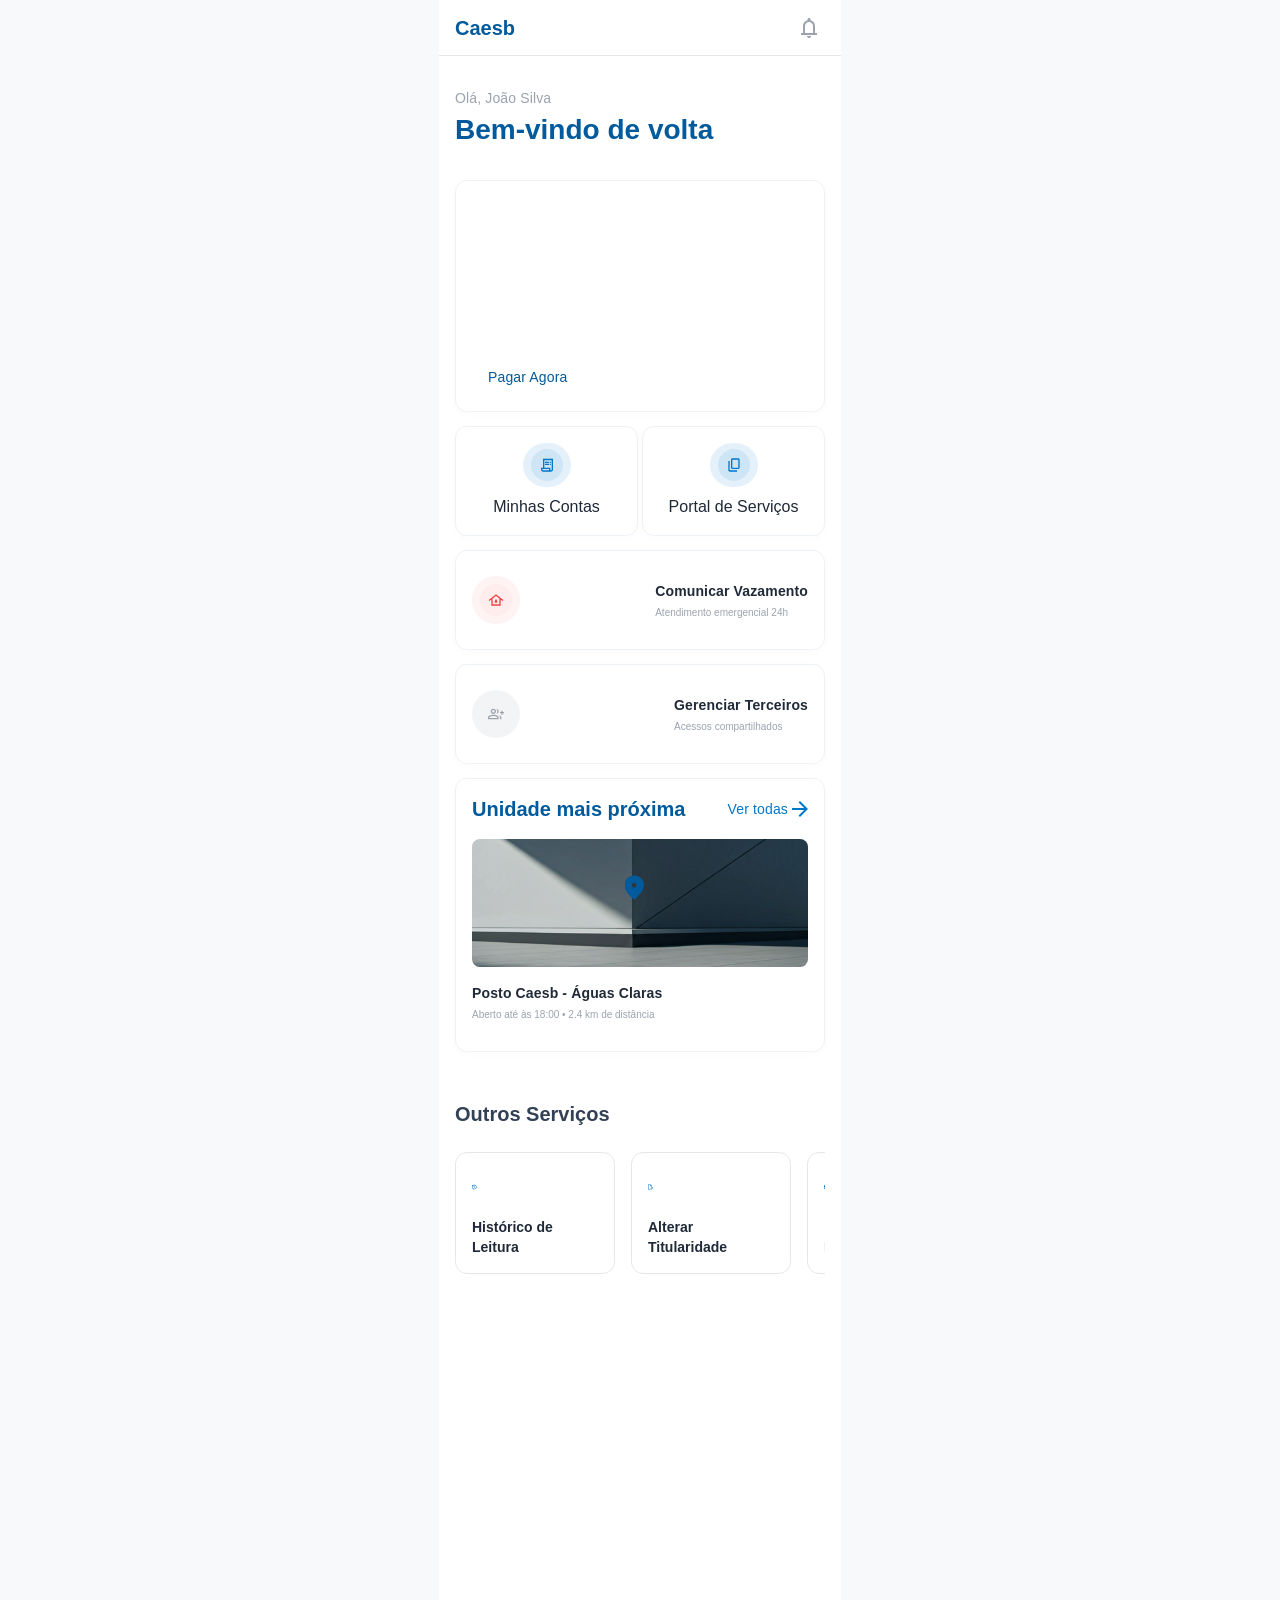
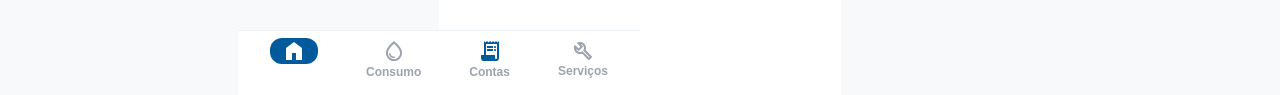
<file: index.html>
<!doctype html>
<html lang="pt-BR">
<head>
	<meta charset="utf-8">
	<meta name="viewport" content="width=device-width, initial-scale=1">
	<title>Transições Novembro</title>
	<link rel="stylesheet" href="style.css">
</head>
<body>
	<div class="page-shell">
		<div class="device-frame" aria-label="Início - Caesb (Novo Cores) - iPhone 17">
			<header class="top-app-bar">
				<div class="top-app-bar__title">Caesb</div>
				<img class="top-app-bar__icon" src="assets/header-icon.svg" alt="">
			</header>

			<main class="screen-content">
				<section class="welcome-section" aria-label="Welcome Section">
					<p class="eyebrow">Olá, João Silva</p>
					<h1 class="welcome-title">Bem-vindo de volta</h1>
				</section>

				<section class="bento-layout" aria-label="Bento Layout">
					<article class="card card--balance">
						<div class="card__decorative card__decorative--balance">
							<img src="assets/balance-decorative.svg" alt="">
						</div>

						<div class="balance-content">
							<div class="balance-copy">
								<span class="label label--white">SEU SALDO</span>
								<h2 class="balance-value">R$ 142,50</h2>
							</div>

							<div class="balance-pill">
								<img src="assets/balance-pill-icon.svg" alt="">
								<span>Vence em 15 Out</span>
							</div>
						</div>

						<div class="balance-actions">
							<a class="primary-button" href="#">Pagar Agora</a>
						</div>
					</article>

					<div class="service-grid service-grid--two-up">
						<article class="card quick-card">
							<div class="quick-card__icon quick-card__icon--soft-blue">
								<img src="assets/minhas-contas-overlay.svg" alt="">
							</div>
							<p class="quick-card__title">Minhas Contas</p>
						</article>

						<a class="card quick-card quick-card--link" href="portaldeservicos.html" aria-label="Ir para Portal de Serviços">
							<div class="quick-card__icon quick-card__icon--soft-blue">
								<img src="assets/segunda-via-overlay.svg" alt="">
							</div>
							<p class="quick-card__title">Portal de Serviços</p>
						</a>
					</div>

					<article class="card leak-card">
						<div class="quick-card__icon quick-card__icon--soft-red">
							<img src="assets/vazamento-overlay.svg" alt="">
						</div>
						<div class="leak-card__content">
							<p class="leak-card__title">Comunicar Vazamento</p>
							<p class="leak-card__subtitle">Atendimento emergencial 24h</p>
						</div>
					</article>

					<article class="card third-party-card">
						<div class="quick-card__icon quick-card__icon--soft-gray">
							<img src="assets/terceiros-background.svg" alt="">
						</div>
						<div class="third-party-card__content">
							<p class="third-party-card__title">Gerenciar Terceiros</p>
							<p class="third-party-card__subtitle">Acessos compartilhados</p>
						</div>
					</article>

					<article class="card map-card">
						<div class="map-card__header">
							<h3 class="section-title section-title--dark">Unidade mais próxima</h3>
							<a class="section-link" href="#">
								<span>Ver todas</span>
								<img src="assets/ver-todas-icon.svg" alt="">
							</a>
						</div>

						<div class="map-card__map">
							<img class="map-card__map-image" src="assets/map-background.png" alt="Mapa da unidade mais próxima">
							<img class="map-card__pin" src="assets/map-pin.svg" alt="">
						</div>

						<div class="map-card__footer">
							<p class="map-card__place">Posto Caesb - Águas Claras</p>
							<p class="map-card__details">Aberto até às 18:00 • 2.4 km de distância</p>
						</div>
					</article>
				</section>

				<section class="secondary-services" aria-label="Section - Secondary Services">
					<h2 class="section-title">Outros Serviços</h2>

					<div class="service-strip" aria-label="Outros Serviços">
						<article class="service-tile">
							<img class="service-tile__icon" src="assets/historico-icon.svg" alt="">
							<p class="service-tile__title">Histórico de Leitura</p>
						</article>

						<article class="service-tile">
							<img class="service-tile__icon" src="assets/titularidade-icon.svg" alt="">
							<p class="service-tile__title">Alterar Titularidade</p>
						</article>

						<article class="service-tile">
							<img class="service-tile__icon" src="assets/debito-icon.svg" alt="">
							<p class="service-tile__title">Débito Automático</p>
						</article>

						<article class="service-tile">
							<img class="service-tile__icon" src="assets/manutencao-icon.svg" alt="">
							<p class="service-tile__title">Aviso de Manutenção</p>
						</article>
					</div>
				</section>
			</main>

			<nav class="bottom-nav" aria-label="BottomNavBar">
				<a class="bottom-nav__item bottom-nav__item--active" href="#">
					<span class="bottom-nav__button">
						<img class="bottom-nav__icon" src="assets/nav-home.svg" alt="">
					</span>
					<span class="bottom-nav__label">Início</span>
				</a>

				<a class="bottom-nav__item" href="#">
					<span class="bottom-nav__button bottom-nav__button--plain">
						<img class="bottom-nav__icon" src="assets/nav-consumo.svg" alt="">
					</span>
					<span class="bottom-nav__label bottom-nav__label--muted">Consumo</span>
				</a>

				<a class="bottom-nav__item" href="#">
					<span class="bottom-nav__button bottom-nav__button--plain">
						<img class="bottom-nav__icon" src="assets/nav-contas.svg" alt="">
					</span>
					<span class="bottom-nav__label bottom-nav__label--muted">Contas</span>
				</a>

				<a class="bottom-nav__item" href="#">
					<span class="bottom-nav__button bottom-nav__button--plain">
						<img class="bottom-nav__icon" src="assets/nav-services.svg" alt="">
					</span>
					<span class="bottom-nav__label bottom-nav__label--muted">Serviços</span>
				</a>
			</nav>
		</div>
	</div>
</body>
</html>
</file>
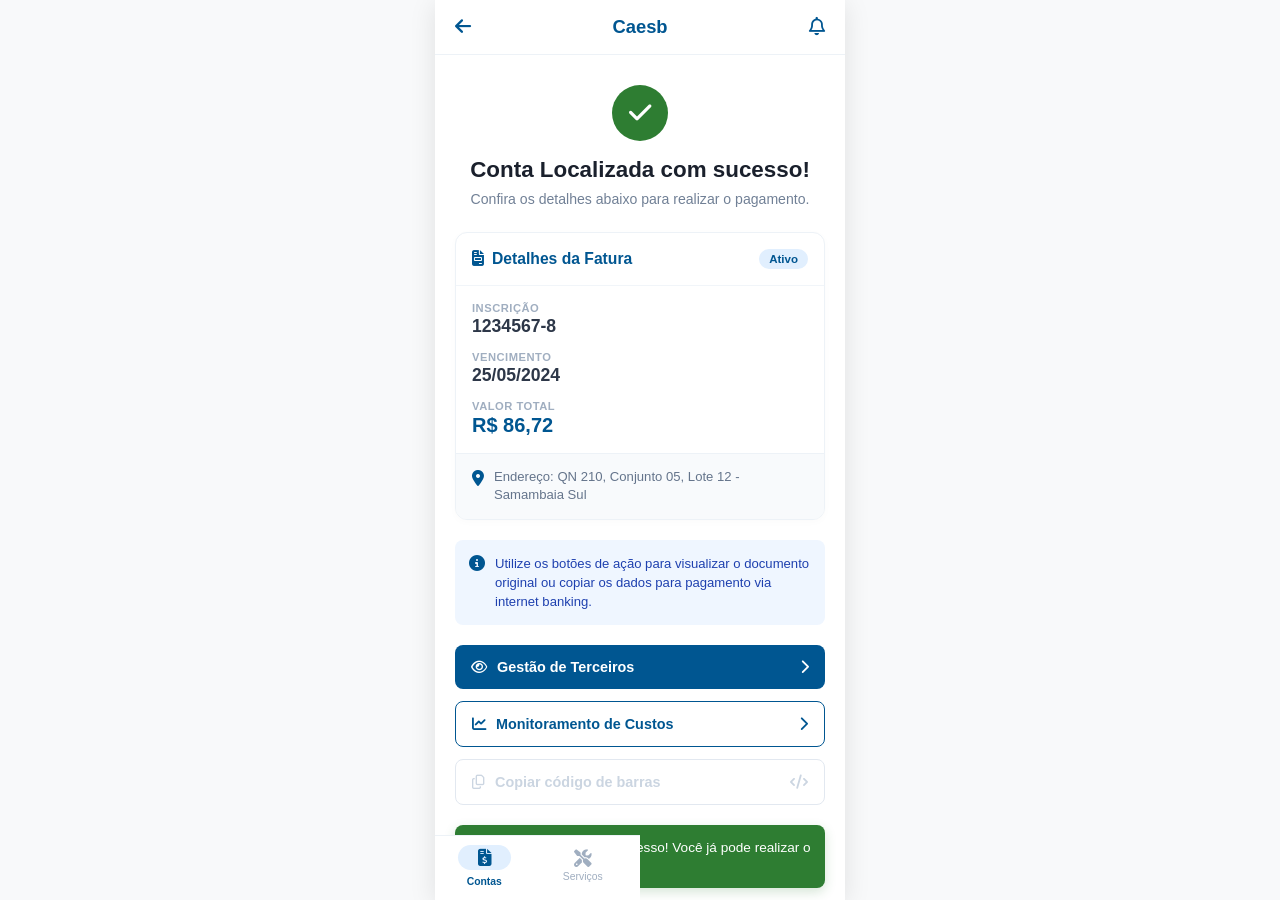
<file: detalhes.html>
<!DOCTYPE html>
<html lang="pt-BR">
<head>
    <meta charset="UTF-8">
    <meta name="viewport" content="width=device-width, initial-scale=1.0">
    <title>Caesb - Conta Localizada</title>
    <link rel="stylesheet" href="style.css">
    <link rel="stylesheet" href="https://cdnjs.cloudflare.com/ajax/libs/font-awesome/6.4.0/css/all.min.css">
</head>
<body>

    <div class="app-container">
        <header class="app-header">
            <button class="btn-back"><i class="fa-solid fa-arrow-left"></i></button>
            <h1 class="app-title">Caesb</h1>
            <button class="btn-notification"><i class="fa-regular fa-bell"></i></button>
        </header>

        <main class="app-content">
            <section class="success-status-section">
                <div class="success-icon-circle">
                    <i class="fa-solid fa-check"></i>
                </div>
                <h2>Conta Localizada com sucesso!</h2>
                <p>Confira os detalhes abaixo para realizar o pagamento.</p>
            </section>

            <div class="card invoice-card">
                <div class="invoice-header">
                    <span class="invoice-title">
                        <i class="fa-solid fa-file-invoice"></i> Detalhes da Fatura
                    </span>
                    <span class="badge-active">Ativo</span>
                </div>
                
                <div class="invoice-body">
                    <div class="invoice-field">
                        <label>INSCRIÇÃO</label>
                        <p class="field-value">1234567-8</p>
                    </div>
                    
                    <div class="invoice-field">
                        <label>VENCIMENTO</label>
                        <p class="field-value">25/05/2024</p>
                    </div>
                    
                    <div class="invoice-field">
                        <label>VALOR TOTAL</label>
                        <p class="field-value highlight-price">R$ 86,72</p>
                    </div>
                </div>

                <div class="invoice-footer-address">
                    <i class="fa-solid fa-location-dot"></i>
                    <p>Endereço: QN 210, Conjunto 05, Lote 12 - Samambaia Sul</p>
                </div>
            </div>

            <div class="info-alert-box">
                <i class="fa-solid fa-circle-info"></i>
                <p>Utilize os botões de ação para visualizar o documento original ou copiar os dados para pagamento via internet banking.</p>
            </div>

            <div class="actions-group">
                <a href="./gestaodeterceiros.html" class="btn-action-solid">
                    <span><i class="fa-regular fa-eye"></i> Gestão de Terceiros</span>
                    <i class="fa-solid fa-chevron-right"></i>
                </a>

                <a href="./monitoramentodecustos.html" class="btn-action-outline">
                    <span><i class="fa-solid fa-chart-line"></i> Monitoramento de Custos</span>
                    <i class="fa-solid fa-chevron-right"></i>
                </a>

                <button class="btn-action-disabled" disabled>
                    <span><i class="fa-regular fa-copy"></i> Copiar código de barras</span>
                    <i class="fa-solid fa-code"></i>
                </button>
            </div>

            <div class="toast-success">
                <i class="fa-solid fa-circle-check"></i>
                <p>Boleto gerado com sucesso! Você já pode realizar o pagamento.</p>
            </div>
        </main>

        <nav class="bottom-nav">
            <a href="#" class="nav-item">
                <i class="fa-solid fa-house"></i>
                <span>Início</span>
            </a>
            <a href="#" class="nav-item">
                <i class="fa-solid fa-droplet"></i>
                <span>Consumo</span>
            </a>
            <a href="#" class="nav-item active">
                <div class="active-badge">
                    <i class="fa-solid fa-file-invoice-dollar"></i>
                </div>
                <span>Contas</span>
            </a>
            <a href="#" class="nav-item">
                <i class="fa-solid fa-screwdriver-wrench"></i>
                <span>Serviços</span>
            </a>
        </nav>
    </div>

</body>
</html>
</file>
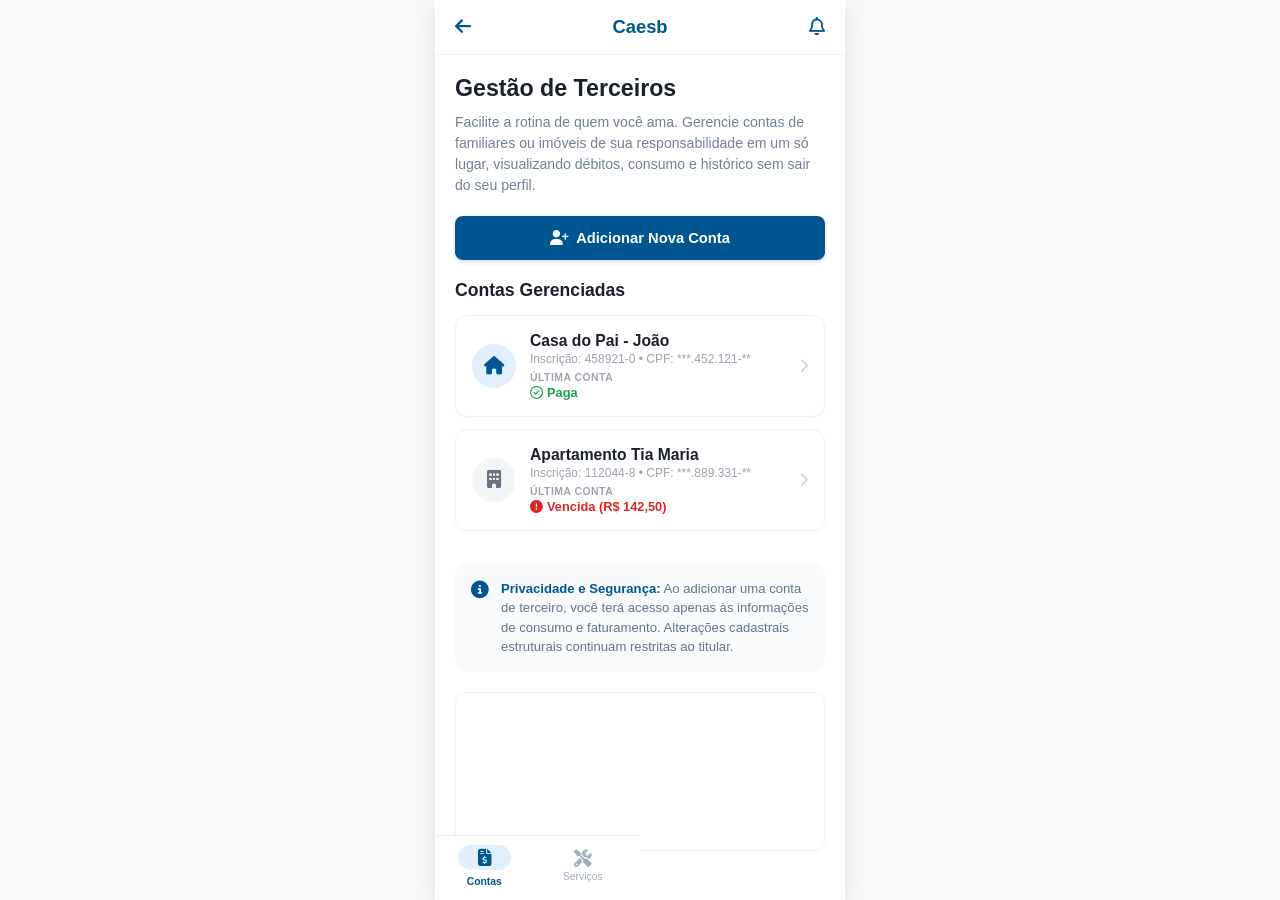
<file: gestaodeterceiros.html>
<!DOCTYPE html>
<html lang="pt-BR">
<head>
    <meta charset="UTF-8">
    <meta name="viewport" content="width=device-width, initial-scale=1.0">
    <title>Caesb - Gestão de Terceiros</title>
    <link rel="stylesheet" href="style.css">
    <link rel="stylesheet" href="https://cdnjs.cloudflare.com/ajax/libs/font-awesome/6.4.0/css/all.min.css">
</head>
<body>

    <div class="app-container">
        <header class="app-header">
            <button class="btn-back"><i class="fa-solid fa-arrow-left"></i></button>
            <h1 class="app-title">Caesb</h1>
            <button class="btn-notification"><i class="fa-regular fa-bell"></i></button>
        </header>

        <main class="app-content">
            <section class="intro-section">
                <h2>Gestão de Terceiros</h2>
                <p>Facilite a rotina de quem você ama. Gerencie contas de familiares ou imóveis de sua responsabilidade em um só lugar, visualizando débitos, consumo e histórico sem sair do seu perfil.</p>
            </section>

            <button class="btn-add-account">
                <i class="fa-solid fa-user-plus"></i> Adicionar Nova Conta
            </button>

            <section class="managed-accounts-section">
                <h3 class="section-subtitle">Contas Gerenciadas</h3>

                <div class="account-card">
                    <div class="account-icon bg-blue">
                        <i class="fa-solid fa-house"></i>
                    </div>
                    <div class="account-info">
                        <h4>Casa do Pai - João</h4>
                        <p class="account-details">Inscrição: 458921-0 • CPF: ***.452.121-**</p>
                        <p class="account-status label-paga">
                            <span class="status-meta">ÚLTIMA CONTA</span>
                            <span><i class="fa-regular fa-circle-check"></i> Paga</span>
                        </p>
                    </div>
                    <div class="account-arrow">
                        <i class="fa-solid fa-chevron-right"></i>
                    </div>
                </div>

                <div class="account-card">
                    <div class="account-icon bg-gray">
                        <i class="fa-solid fa-building"></i>
                    </div>
                    <div class="account-info">
                        <h4>Apartamento Tia Maria</h4>
                        <p class="account-details">Inscrição: 112044-8 • CPF: ***.889.331-**</p>
                        <p class="account-status label-vencida">
                            <span class="status-meta">ÚLTIMA CONTA</span>
                            <span><i class="fa-solid fa-circle-exclamation"></i> Vencida (R$ 142,50)</span>
                        </p>
                    </div>
                    <div class="account-arrow">
                        <i class="fa-solid fa-chevron-right"></i>
                    </div>
                </div>
            </section>

            <div class="info-box-privacy">
                <div class="info-privacy-icon">
                    <i class="fa-solid fa-circle-info"></i>
                </div>
                <div class="info-privacy-text">
                    <p><strong>Privacidade e Segurança:</strong> Ao adicionar uma conta de terceiro, você terá acesso apenas às informações de consumo e faturamento. Alterações cadastrais estruturais continuam restritas ao titular.</p>
                </div>
            </div>

            <div class="card card-blue-control">
                <h3>Controle Total</h3>
                <p>Você está gerenciando 2 imóveis adicionais.</p>
                
                <div class="sub-card-metrics">
                    <div class="metric-icon">
                        <i class="fa-solid fa-chart-line"></i>
                    </div>
                    <div class="metric-data">
                        <span class="metric-label">Consumo Médio</span>
                        <span class="metric-value">28.4 m³</span>
                    </div>
                </div>
            </div>

            <section class="how-it-works">
                <h3>Como funciona?</h3>
                
                <div class="step-item">
                    <div class="step-number">1</div>
                    <p class="step-text">Peça o número da matrícula e o CPF do titular.</p>
                </div>

                <div class="step-item">
                    <div class="step-number">2</div>
                    <p class="step-text">Insira os dados no formulário de adição.</p>
                </div>

                <div class="step-item">
                    <div class="step-number">3</div>
                    <p class="step-text">Visualize e pague as contas direto pelo seu app.</p>
                </div>
            </section>
        </main>

        <nav class="bottom-nav">
            <a href="#" class="nav-item">
                <i class="fa-solid fa-house"></i>
                <span>Início</span>
            </a>
            <a href="#" class="nav-item">
                <i class="fa-solid fa-droplet"></i>
                <span>Consumo</span>
            </a>
            <a href="#" class="nav-item active">
                <div class="active-badge">
                    <i class="fa-solid fa-file-invoice-dollar"></i>
                </div>
                <span>Contas</span>
            </a>
            <a href="#" class="nav-item">
                <i class="fa-solid fa-screwdriver-wrench"></i>
                <span>Serviços</span>
            </a>
        </nav>
    </div>

</body>
</html>
</file>
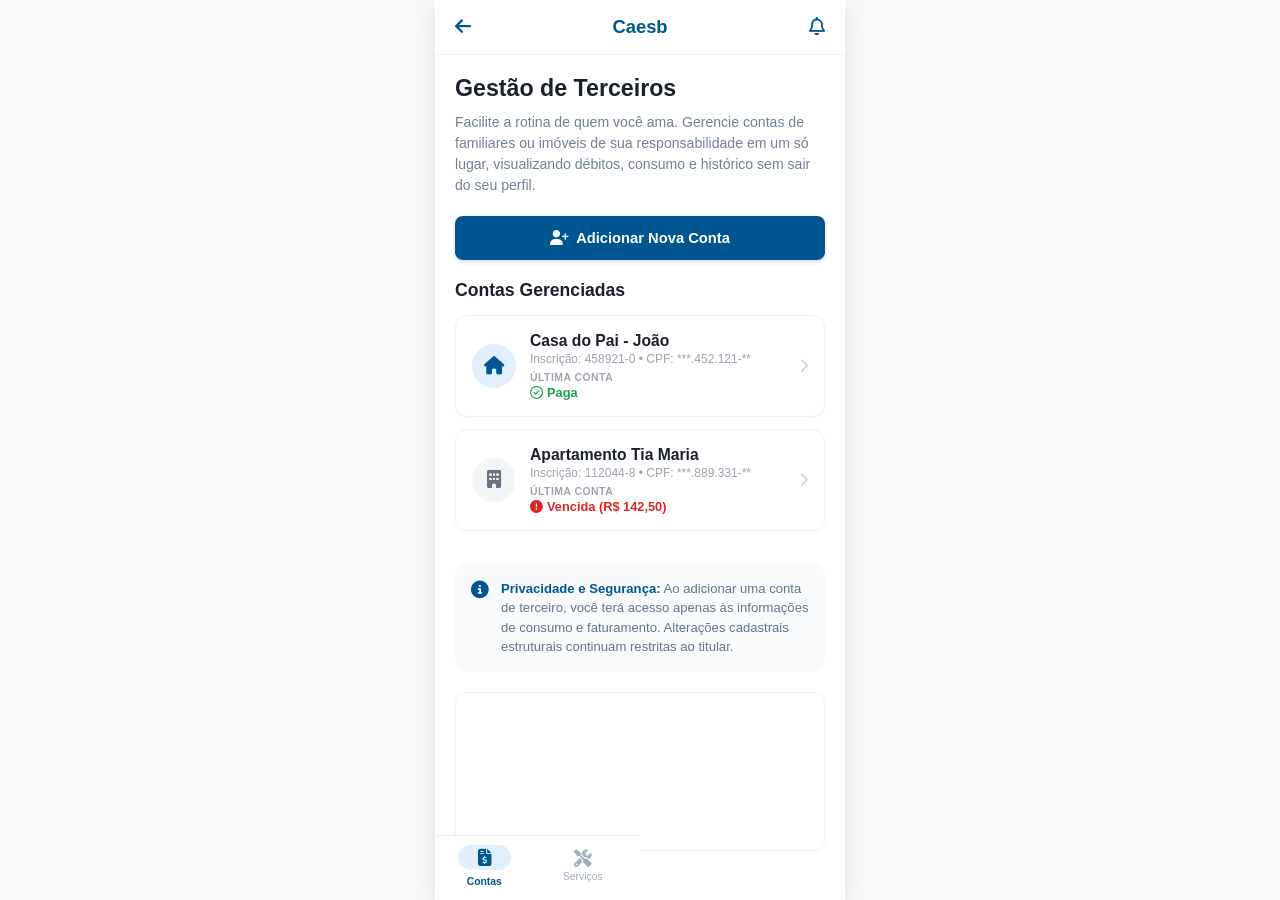
<file: gestãodeterceiros.html>
<!DOCTYPE html>
<html lang="pt-BR">
<head>
    <meta charset="UTF-8">
    <meta name="viewport" content="width=device-width, initial-scale=1.0">
    <title>Caesb - Gestão de Terceiros</title>
    <link rel="stylesheet" href="style.css">
    <link rel="stylesheet" href="https://cdnjs.cloudflare.com/ajax/libs/font-awesome/6.4.0/css/all.min.css">
</head>
<body>

    <div class="app-container">
        <header class="app-header">
            <button class="btn-back"><i class="fa-solid fa-arrow-left"></i></button>
            <h1 class="app-title">Caesb</h1>
            <button class="btn-notification"><i class="fa-regular fa-bell"></i></button>
        </header>

        <main class="app-content">
            <section class="intro-section">
                <h2>Gestão de Terceiros</h2>
                <p>Facilite a rotina de quem você ama. Gerencie contas de familiares ou imóveis de sua responsabilidade em um só lugar, visualizando débitos, consumo e histórico sem sair do seu perfil.</p>
            </section>

            <button class="btn-add-account">
                <i class="fa-solid fa-user-plus"></i> Adicionar Nova Conta
            </button>

            <section class="managed-accounts-section">
                <h3 class="section-subtitle">Contas Gerenciadas</h3>

                <div class="account-card">
                    <div class="account-icon bg-blue">
                        <i class="fa-solid fa-house"></i>
                    </div>
                    <div class="account-info">
                        <h4>Casa do Pai - João</h4>
                        <p class="account-details">Inscrição: 458921-0 • CPF: ***.452.121-**</p>
                        <p class="account-status label-paga">
                            <span class="status-meta">ÚLTIMA CONTA</span>
                            <span><i class="fa-regular fa-circle-check"></i> Paga</span>
                        </p>
                    </div>
                    <div class="account-arrow">
                        <i class="fa-solid fa-chevron-right"></i>
                    </div>
                </div>

                <div class="account-card">
                    <div class="account-icon bg-gray">
                        <i class="fa-solid fa-building"></i>
                    </div>
                    <div class="account-info">
                        <h4>Apartamento Tia Maria</h4>
                        <p class="account-details">Inscrição: 112044-8 • CPF: ***.889.331-**</p>
                        <p class="account-status label-vencida">
                            <span class="status-meta">ÚLTIMA CONTA</span>
                            <span><i class="fa-solid fa-circle-exclamation"></i> Vencida (R$ 142,50)</span>
                        </p>
                    </div>
                    <div class="account-arrow">
                        <i class="fa-solid fa-chevron-right"></i>
                    </div>
                </div>
            </section>

            <div class="info-box-privacy">
                <div class="info-privacy-icon">
                    <i class="fa-solid fa-circle-info"></i>
                </div>
                <div class="info-privacy-text">
                    <p><strong>Privacidade e Segurança:</strong> Ao adicionar uma conta de terceiro, você terá acesso apenas às informações de consumo e faturamento. Alterações cadastrais estruturais continuam restritas ao titular.</p>
                </div>
            </div>

            <div class="card card-blue-control">
                <h3>Controle Total</h3>
                <p>Você está gerenciando 2 imóveis adicionais.</p>
                
                <div class="sub-card-metrics">
                    <div class="metric-icon">
                        <i class="fa-solid fa-chart-line"></i>
                    </div>
                    <div class="metric-data">
                        <span class="metric-label">Consumo Médio</span>
                        <span class="metric-value">28.4 m³</span>
                    </div>
                </div>
            </div>

            <section class="how-it-works">
                <h3>Como funciona?</h3>
                
                <div class="step-item">
                    <div class="step-number">1</div>
                    <p class="step-text">Peça o número da matrícula e o CPF do titular.</p>
                </div>

                <div class="step-item">
                    <div class="step-number">2</div>
                    <p class="step-text">Insira os dados no formulário de adição.</p>
                </div>

                <div class="step-item">
                    <div class="step-number">3</div>
                    <p class="step-text">Visualize e pague as contas direto pelo seu app.</p>
                </div>
            </section>
        </main>

        <nav class="bottom-nav">
            <a href="#" class="nav-item">
                <i class="fa-solid fa-house"></i>
                <span>Início</span>
            </a>
            <a href="#" class="nav-item">
                <i class="fa-solid fa-droplet"></i>
                <span>Consumo</span>
            </a>
            <a href="#" class="nav-item active">
                <div class="active-badge">
                    <i class="fa-solid fa-file-invoice-dollar"></i>
                </div>
                <span>Contas</span>
            </a>
            <a href="#" class="nav-item">
                <i class="fa-solid fa-screwdriver-wrench"></i>
                <span>Serviços</span>
            </a>
        </nav>
    </div>

</body>
</html>
</file>
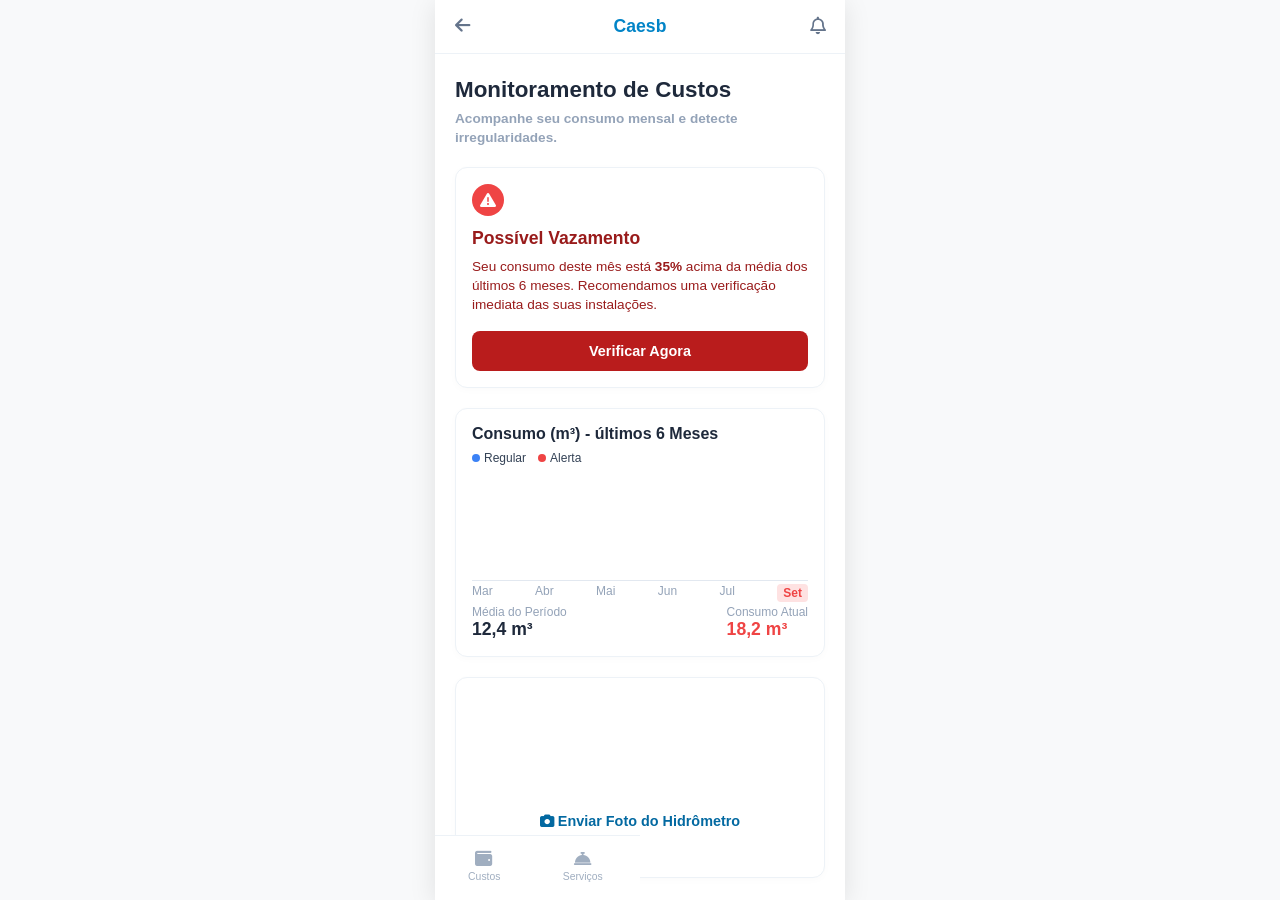
<file: monitoramentodecustos.html>
<!DOCTYPE html>
<html lang="pt-BR">
<head>
    <meta charset="UTF-8">
    <meta name="viewport" content="width=device-width, initial-scale=1.0">
    <title>Caesb - Monitoramento de Custos</title>
    <link rel="stylesheet" href="style.css">
    <link rel="stylesheet" href="https://cdnjs.cloudflare.com/ajax/libs/font-awesome/6.4.0/css/all.min.css">
</head>
<body>

    <div class="app-container">
        <header class="app-header">
            <button class="back-btn"><i class="fas fa-arrow-left"></i></button>
            <h1 class="brand-title">Caesb</h1>
            <button class="notification-btn"><i class="far fa-bell"></i></button>
        </header>

        <main class="app-content">
            <section class="section-title">
                <h2>Monitoramento de Custos</h2>
                <p>Acompanhe seu consumo mensal e detecte irregularidades.</p>
            </section>

            <div class="card alert-card">
                <div class="alert-icon-wrapper">
                    <i class="fas fa-exclamation-triangle"></i>
                </div>
                <h3>Possível Vazamento</h3>
                <p>Seu consumo deste mês está <strong>35%</strong> acima da média dos últimos 6 meses. Recomendamos uma verificação imediata das suas instalações.</p>
                <button class="btn btn-danger">Verificar Agora</button>
            </div>

            <div class="card chart-card">
                <h3>Consumo (m³) - últimos 6 Meses</h3>
                <div class="chart-legend">
                    <span class="legend-item"><span class="dot dot-regular"></span> Regular</span>
                    <span class="legend-item"><span class="dot dot-alert"></span> Alerta</span>
                </div>
                
                <div class="chart-placeholder">
                    <div class="chart-months">
                        <span>Mar</span><span>Abr</span><span>Mai</span><span>Jun</span><span>Jul</span><span class="active-month">Set</span>
                    </div>
                </div>

                <div class="chart-summary">
                    <div class="summary-item">
                        <span class="summary-label">Média do Período</span>
                        <span class="summary-value">12,4 m³</span>
                    </div>
                    <div class="summary-item">
                        <span class="summary-label">Consumo Atual</span>
                        <span class="summary-value value-alert">18,2 m³</span>
                    </div>
                </div>
            </div>

            <div class="card blue-card">
                <div class="blue-card-title">
                    <i class="fas fa-tachometer-alt"></i>
                    <h3>Verificar Hidrômetro</h3>
                </div>
                <p>Compare a leitura atual do seu hidrômetro com a nossa última medição para identificar erros de leitura ou vazamentos internos.</p>
                <button class="btn btn-light"><i class="fas fa-camera"></i> Enviar Foto do Hidrômetro</button>
                <span class="last-reading">Última leitura: 15/09/2026</span>
            </div>

            <section class="tips-section">
                <h3 class="section-subtitle"><i class="fas fa-search-dollar"></i> Como Identificar Vazamentos</h3>

                <div class="tip-item">
                    <div class="tip-icon-box"><i class="fas fa-home"></i></div>
                    <div class="tip-text">
                        <h4>Teste Noturno</h4>
                        <p>Feche todas as torneiras e não use o vaso sanitário. Se o ponteiro do hidrômetro continuar girando após 1 hora, há vazamento.</p>
                    </div>
                </div>

                <div class="tip-item">
                    <div class="tip-icon-box"><i class="fas fa-toilet"></i></div>
                    <div class="tip-text">
                        <h4>Vaso Sanitário</h4>
                        <p>Coloque um pouco de corante na caixa acoplada. Se a cor aparecer no vaso sem acionar a descarga, há perda de água.</p>
                    </div>
                </div>

                <div class="tip-item">
                    <div class="tip-icon-box"><i class="fas fa-tint"></i></div>
                    <div class="tip-text">
                        <h4>Paredes e Solo</h4>
                        <p>Observe manchas de mofo, umidade constante ou pintura descascando. No solo, verifique áreas que permanecem sempre úmidas.</p>
                    </div>
                </div>
            </section>

            <div class="card info-banner">
                <div class="banner-image-placeholder">
                    <i class="fas fa-faucet-drip banner-icon-fallback"></i>
                </div>
                <div class="banner-content">
                    <h3>Pequenos Gotejamentos, Grandes Custos</h3>
                    <p>Uma torneira gotejando pode desperdiçar até 46 litros por dia. Isso representa mais de 1.350 litros por mês adicionados à sua conta.</p>
                    <p>Mantenha suas instalações revisadas anualmente para evitar surpresas no orçamento.</p>
                    <div class="banner-actions">
                        <button class="btn btn-primary">Solicitar Revisão Técnica</button>
                        <button class="btn btn-outline">Guia de Manutenção</button>
                    </div>
                </div>
            </div>
        </main>

        <nav class="bottom-nav">
            <a href="#" class="nav-item"><i class="fas fa-home"></i> <span>Início</span></a>
            <a href="#" class="nav-item active"><i class="fas fa-chart-bar"></i> <span>Consumo</span></a>
            <a href="#" class="nav-item"><i class="fas fa-wallet"></i> <span>Custos</span></a>
            <a href="#" class="nav-item"><i class="fas fa-concierge-bell"></i> <span>Serviços</span></a>
        </nav>
    </div>

</body>
</html>
</file>
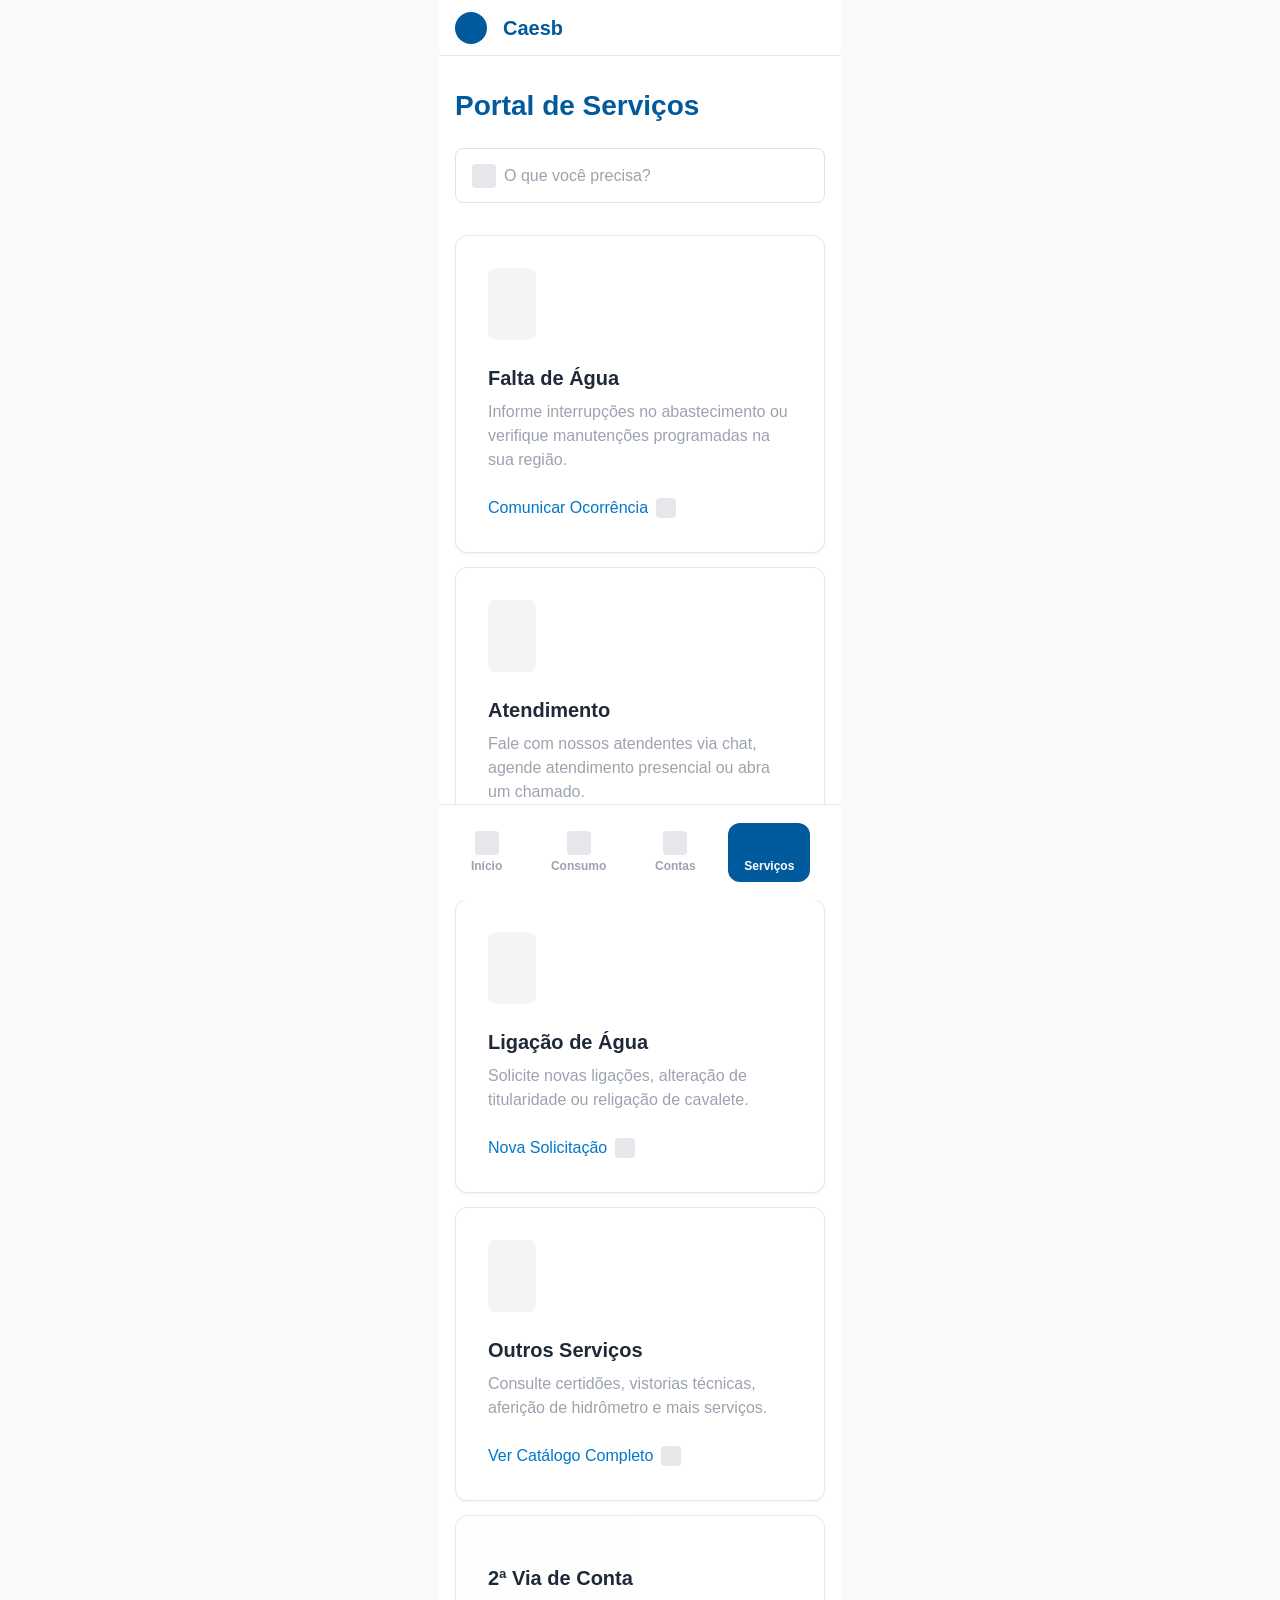
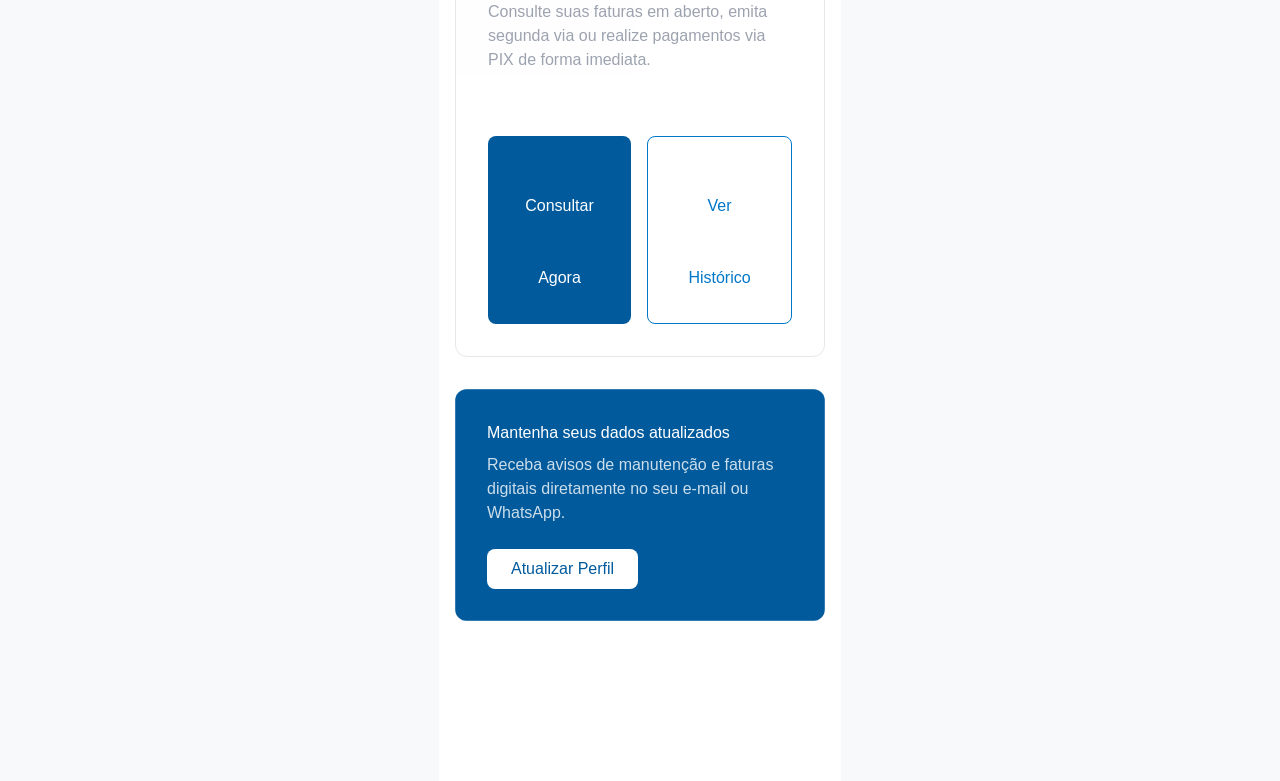
<file: portaldeservicos.html>
<!DOCTYPE html>
<html lang="pt-BR">
<head>
	<meta charset="UTF-8" />
	<meta name="viewport" content="width=device-width, initial-scale=1.0" />
	<title>Portal de Serviços - Caesb</title>
	<link rel="stylesheet" href="style.css" />
</head>
<body>
	<div class="page-shell">
		<div class="device-frame">
			<!-- Top App Bar -->
			<header class="top-app-bar">
				<div class="top-app-bar__container">
					<div class="top-app-bar__logo"></div>
					<h1 class="top-app-bar__title">Caesb</h1>
				</div>
				<div class="top-app-bar__icon"></div>
			</header>

			<!-- Main Content -->
			<main class="screen-content">
				<!-- Hero Search Section -->
				<section class="hero-search-section">
					<div class="hero-search-section__heading">
						<h2 class="welcome-title">Portal de Serviços</h2>
					</div>
					<div class="hero-search-section__search">
						<div class="search-input">
							<div class="search-input__container">
								<span class="search-input__text">O que você precisa?</span>
							</div>
							<div class="search-input__icon"></div>
						</div>
					</div>
				</section>

				<!-- Bento Grid Services Section -->
				<section class="bento-grid-services">
					<!-- Card 1: Falta de Água -->
					<div class="service-card service-card--two-up">
						<div class="service-card__icon-container"></div>
						<div class="service-card__content">
							<h3 class="service-card__title">Falta de Água</h3>
							<p class="service-card__description">Informe interrupções no abastecimento ou verifique manutenções programadas na sua região.</p>
							<div class="service-card__action">
								<a href="#" class="service-card__link">Comunicar Ocorrência</a>
								<span class="service-card__arrow"></span>
							</div>
						</div>
					</div>

					<!-- Card 2: Atendimento -->
					<div class="service-card service-card--two-up">
						<div class="service-card__icon-container"></div>
						<div class="service-card__content">
							<h3 class="service-card__title">Atendimento</h3>
							<p class="service-card__description">Fale com nossos atendentes via chat, agende atendimento presencial ou abra um chamado.</p>
							<div class="service-card__action">
								<a href="#" class="service-card__link">Canais Digitais</a>
								<span class="service-card__arrow"></span>
							</div>
						</div>
					</div>

					<!-- Card 3: Ligação de Água -->
					<div class="service-card service-card--two-up">
						<div class="service-card__icon-container"></div>
						<div class="service-card__content">
							<h3 class="service-card__title">Ligação de Água</h3>
							<p class="service-card__description">Solicite novas ligações, alteração de titularidade ou religação de cavalete.</p>
							<div class="service-card__action">
								<a href="#" class="service-card__link">Nova Solicitação</a>
								<span class="service-card__arrow"></span>
							</div>
						</div>
					</div>

					<!-- Card 4: Outros Serviços -->
					<div class="service-card service-card--two-up">
						<div class="service-card__icon-container"></div>
						<div class="service-card__content">
							<h3 class="service-card__title">Outros Serviços</h3>
							<p class="service-card__description">Consulte certidões, vistorias técnicas, aferição de hidrômetro e mais serviços.</p>
							<div class="service-card__action">
								<a href="#" class="service-card__link">Ver Catálogo Completo</a>
								<span class="service-card__arrow"></span>
							</div>
						</div>
					</div>

					<!-- Card 5: Situação de Débitos - Featured Large Card -->
					<div class="featured-card">
						<div class="featured-card__overlay"></div>
						<div class="featured-card__content">
							<h3 class="featured-card__title">2ª Via de Conta</h3>
							<p class="featured-card__description">Consulte suas faturas em aberto, emita segunda via ou realize pagamentos via PIX de forma imediata.</p>
							<div class="featured-card__actions">
								<a href="segundaviadeconta.html" class="featured-card__button featured-card__button--primary">
									Consultar<br />
									Agora
								</a>
								<button class="featured-card__button featured-card__button--secondary">
									Ver<br />
									Histórico
								</button>
							</div>
						</div>
					</div>
				</section>

				<!-- Informational Banner -->
				<section class="informational-banner">
					<div class="informational-banner__content">
						<h3 class="informational-banner__title">Mantenha seus dados atualizados</h3>
						<p class="informational-banner__description">Receba avisos de manutenção e faturas digitais diretamente no seu e-mail ou WhatsApp.</p>
						<button class="informational-banner__button">Atualizar Perfil</button>
					</div>
					<div class="informational-banner__decorative"></div>
				</section>
			</main>

			<!-- Bottom Navigation Bar -->
			<nav class="bottom-nav-bar">
				<div class="bottom-nav-bar__container">
					<!-- Link: Início -->
					<a href="#" class="bottom-nav-link">
						<div class="bottom-nav-link__icon"></div>
						<span class="bottom-nav-link__text">Início</span>
					</a>

					<!-- Link: Consumo -->
					<a href="#" class="bottom-nav-link">
						<div class="bottom-nav-link__icon"></div>
						<span class="bottom-nav-link__text">Consumo</span>
					</a>

					<!-- Link: Contas -->
					<a href="#" class="bottom-nav-link">
						<div class="bottom-nav-link__icon"></div>
						<span class="bottom-nav-link__text">Contas</span>
					</a>

					<!-- Link: Serviços (ACTIVE) -->
					<a href="#" class="bottom-nav-link bottom-nav-link--active">
						<div class="bottom-nav-link__icon"></div>
						<span class="bottom-nav-link__text">Serviços</span>
					</a>
				</div>
			</nav>
		</div>
	</div>
</body>
</html>
</file>
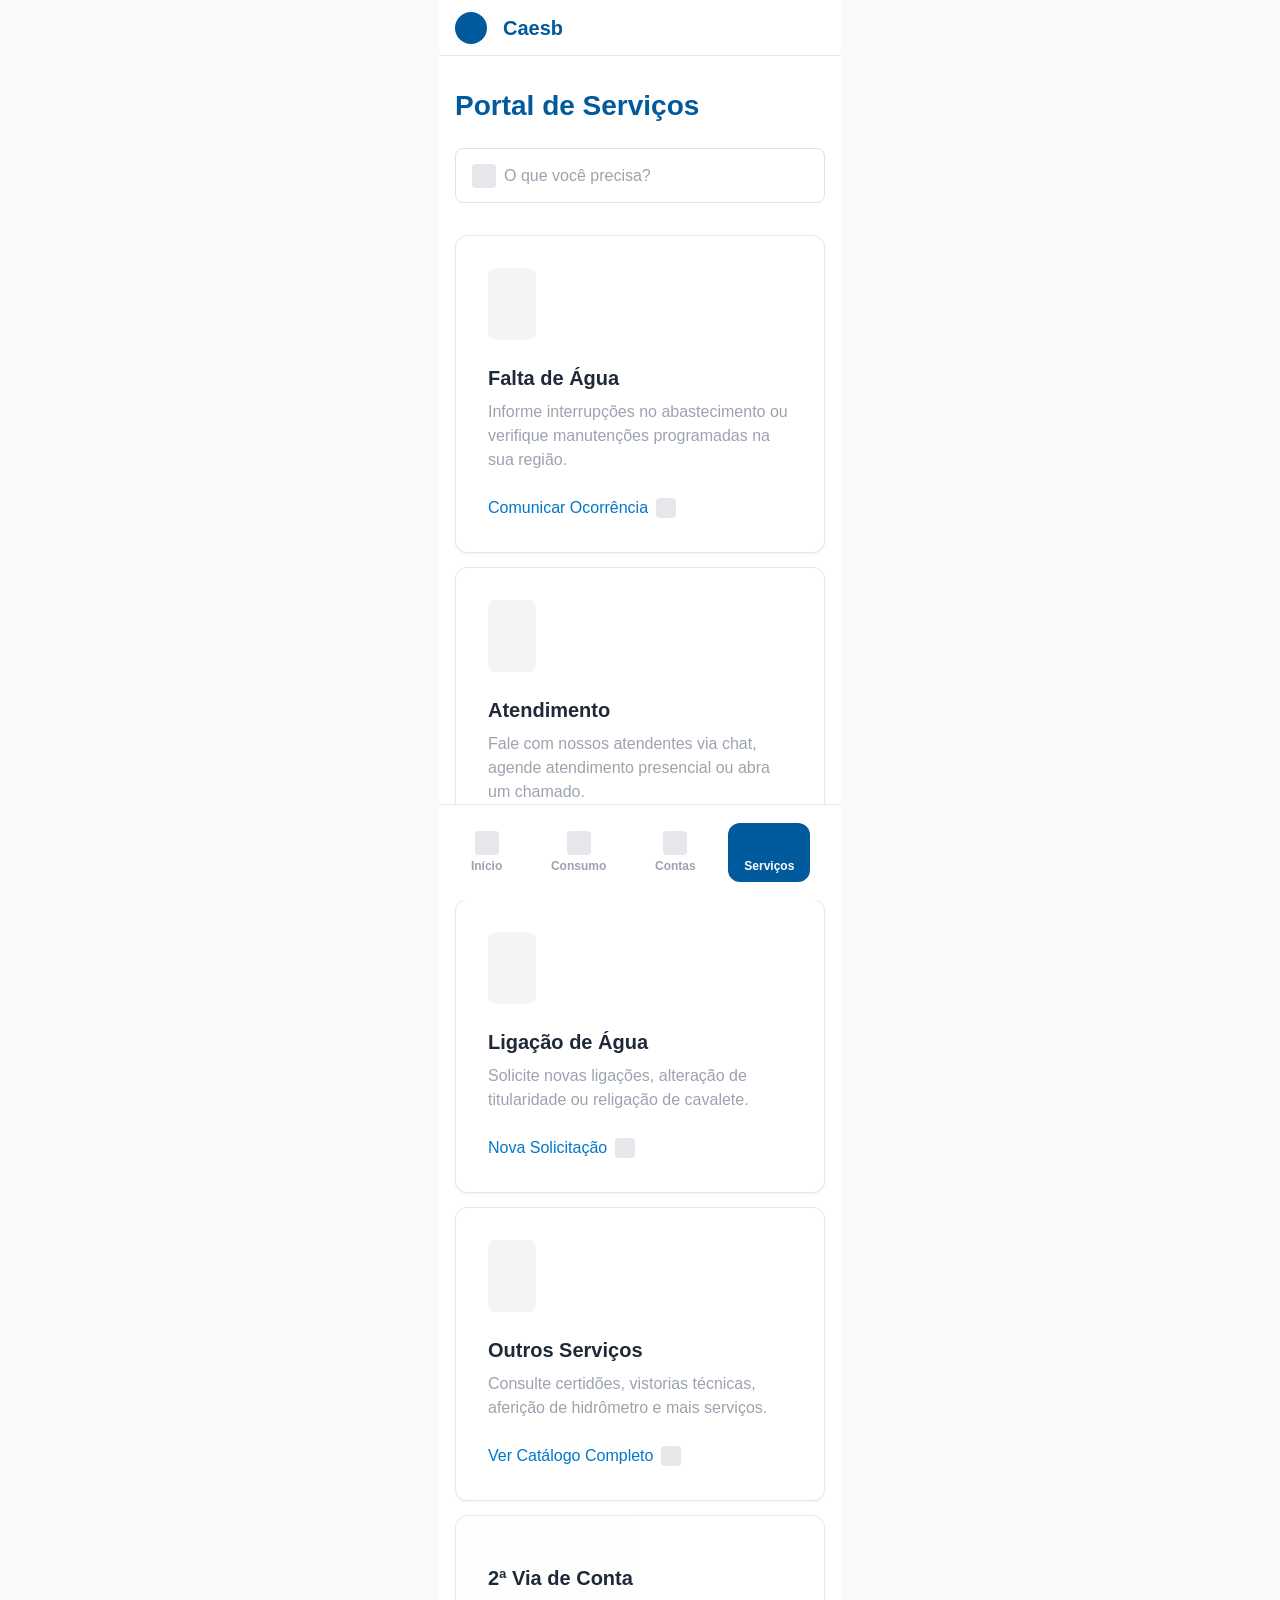
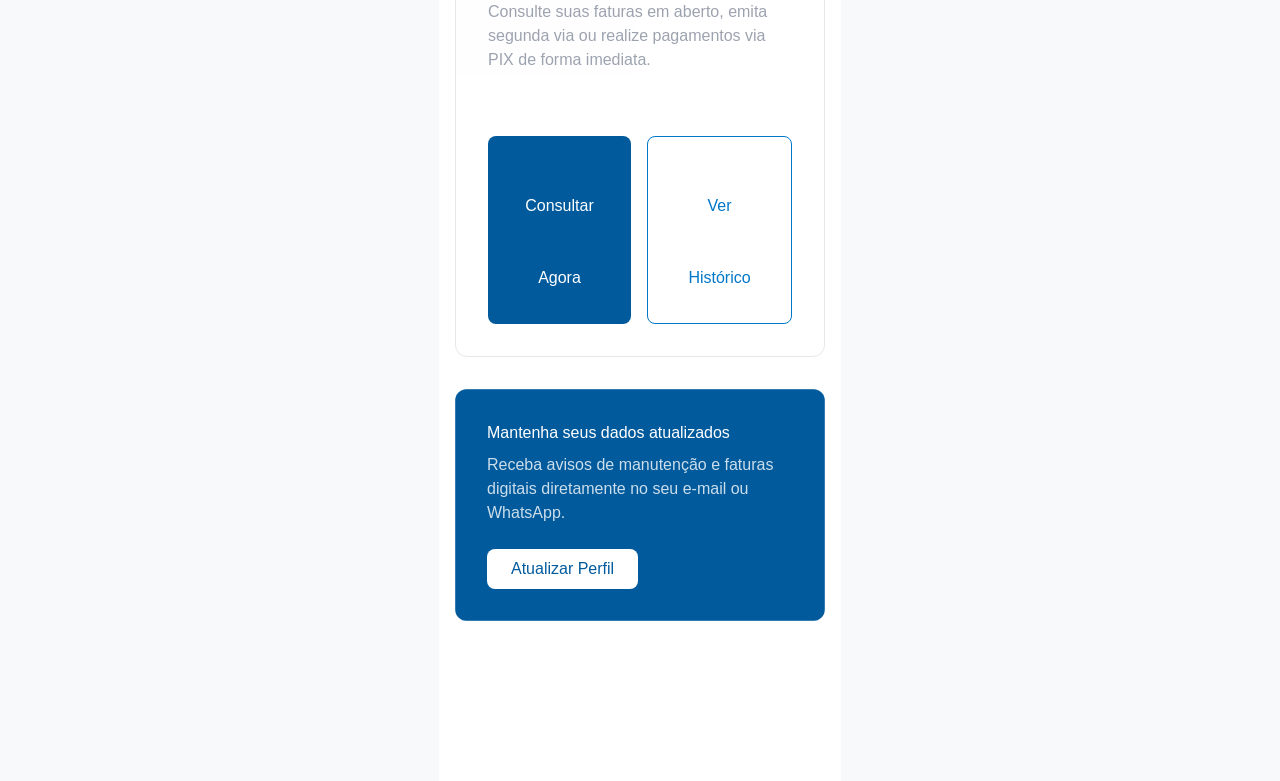
<file: portaldeserviços.html>
<!DOCTYPE html>
<html lang="pt-BR">
<head>
	<meta charset="UTF-8" />
	<meta name="viewport" content="width=device-width, initial-scale=1.0" />
	<title>Portal de Serviços - Caesb</title>
	<link rel="stylesheet" href="style.css" />
</head>
<body>
	<div class="page-shell">
		<div class="device-frame">
			<!-- Top App Bar -->
			<header class="top-app-bar">
				<div class="top-app-bar__container">
					<div class="top-app-bar__logo"></div>
					<h1 class="top-app-bar__title">Caesb</h1>
				</div>
				<div class="top-app-bar__icon"></div>
			</header>

			<!-- Main Content -->
			<main class="screen-content">
				<!-- Hero Search Section -->
				<section class="hero-search-section">
					<div class="hero-search-section__heading">
						<h2 class="welcome-title">Portal de Serviços</h2>
					</div>
					<div class="hero-search-section__search">
						<div class="search-input">
							<div class="search-input__container">
								<span class="search-input__text">O que você precisa?</span>
							</div>
							<div class="search-input__icon"></div>
						</div>
					</div>
				</section>

				<!-- Bento Grid Services Section -->
				<section class="bento-grid-services">
					<!-- Card 1: Falta de Água -->
					<div class="service-card service-card--two-up">
						<div class="service-card__icon-container"></div>
						<div class="service-card__content">
							<h3 class="service-card__title">Falta de Água</h3>
							<p class="service-card__description">Informe interrupções no abastecimento ou verifique manutenções programadas na sua região.</p>
							<div class="service-card__action">
								<a href="#" class="service-card__link">Comunicar Ocorrência</a>
								<span class="service-card__arrow"></span>
							</div>
						</div>
					</div>

					<!-- Card 2: Atendimento -->
					<div class="service-card service-card--two-up">
						<div class="service-card__icon-container"></div>
						<div class="service-card__content">
							<h3 class="service-card__title">Atendimento</h3>
							<p class="service-card__description">Fale com nossos atendentes via chat, agende atendimento presencial ou abra um chamado.</p>
							<div class="service-card__action">
								<a href="#" class="service-card__link">Canais Digitais</a>
								<span class="service-card__arrow"></span>
							</div>
						</div>
					</div>

					<!-- Card 3: Ligação de Água -->
					<div class="service-card service-card--two-up">
						<div class="service-card__icon-container"></div>
						<div class="service-card__content">
							<h3 class="service-card__title">Ligação de Água</h3>
							<p class="service-card__description">Solicite novas ligações, alteração de titularidade ou religação de cavalete.</p>
							<div class="service-card__action">
								<a href="#" class="service-card__link">Nova Solicitação</a>
								<span class="service-card__arrow"></span>
							</div>
						</div>
					</div>

					<!-- Card 4: Outros Serviços -->
					<div class="service-card service-card--two-up">
						<div class="service-card__icon-container"></div>
						<div class="service-card__content">
							<h3 class="service-card__title">Outros Serviços</h3>
							<p class="service-card__description">Consulte certidões, vistorias técnicas, aferição de hidrômetro e mais serviços.</p>
							<div class="service-card__action">
								<a href="#" class="service-card__link">Ver Catálogo Completo</a>
								<span class="service-card__arrow"></span>
							</div>
						</div>
					</div>

					<!-- Card 5: Situação de Débitos - Featured Large Card -->
					<div class="featured-card">
						<div class="featured-card__overlay"></div>
						<div class="featured-card__content">
							<h3 class="featured-card__title">2ª Via de Conta</h3>
							<p class="featured-card__description">Consulte suas faturas em aberto, emita segunda via ou realize pagamentos via PIX de forma imediata.</p>
							<div class="featured-card__actions">
								<button class="featured-card__button featured-card__button--primary">
									Consultar<br />
									Agora
								</button>
								<button class="featured-card__button featured-card__button--secondary">
									Ver<br />
									Histórico
								</button>
							</div>
						</div>
					</div>
				</section>

				<!-- Informational Banner -->
				<section class="informational-banner">
					<div class="informational-banner__content">
						<h3 class="informational-banner__title">Mantenha seus dados atualizados</h3>
						<p class="informational-banner__description">Receba avisos de manutenção e faturas digitais diretamente no seu e-mail ou WhatsApp.</p>
						<button class="informational-banner__button">Atualizar Perfil</button>
					</div>
					<div class="informational-banner__decorative"></div>
				</section>
			</main>

			<!-- Bottom Navigation Bar -->
			<nav class="bottom-nav-bar">
				<div class="bottom-nav-bar__container">
					<!-- Link: Início -->
					<a href="#" class="bottom-nav-link">
						<div class="bottom-nav-link__icon"></div>
						<span class="bottom-nav-link__text">Início</span>
					</a>

					<!-- Link: Consumo -->
					<a href="#" class="bottom-nav-link">
						<div class="bottom-nav-link__icon"></div>
						<span class="bottom-nav-link__text">Consumo</span>
					</a>

					<!-- Link: Contas -->
					<a href="#" class="bottom-nav-link">
						<div class="bottom-nav-link__icon"></div>
						<span class="bottom-nav-link__text">Contas</span>
					</a>

					<!-- Link: Serviços (ACTIVE) -->
					<a href="#" class="bottom-nav-link bottom-nav-link--active">
						<div class="bottom-nav-link__icon"></div>
						<span class="bottom-nav-link__text">Serviços</span>
					</a>
				</div>
			</nav>
		</div>
	</div>
</body>
</html>
</file>
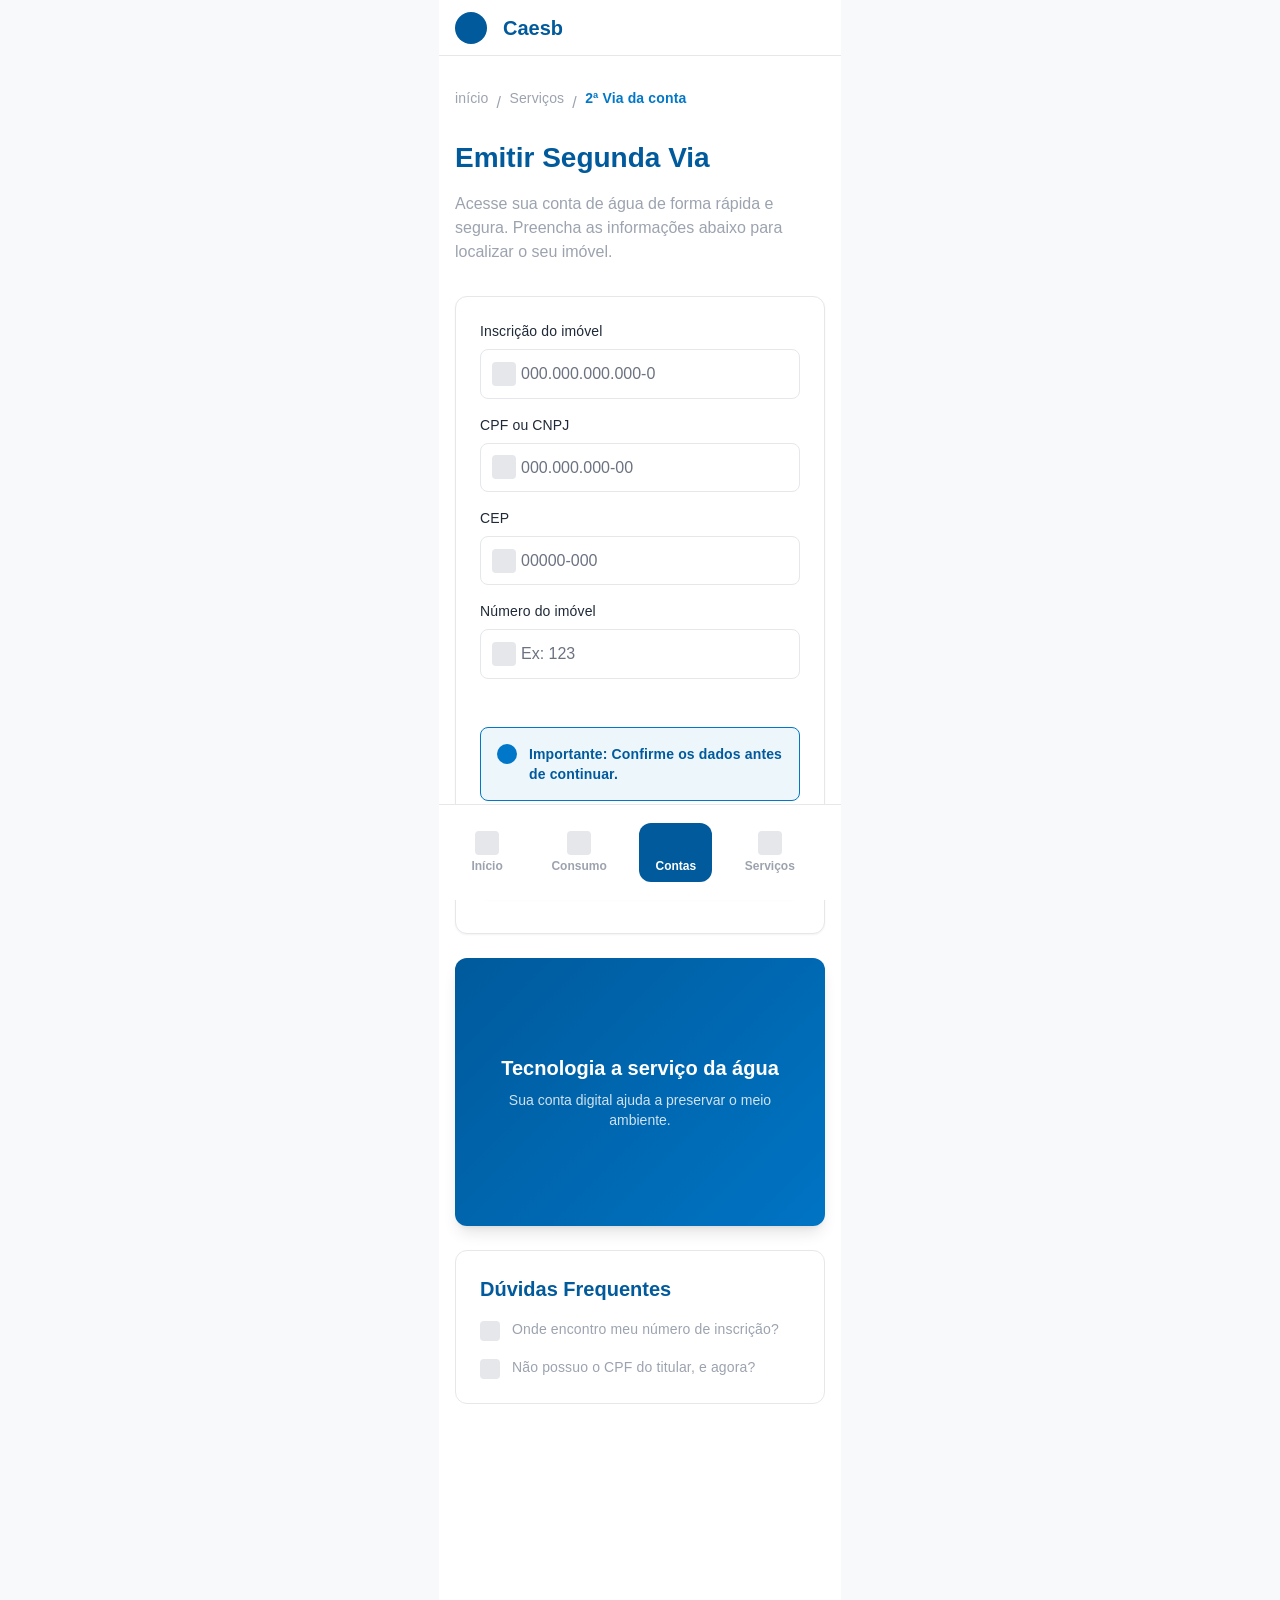
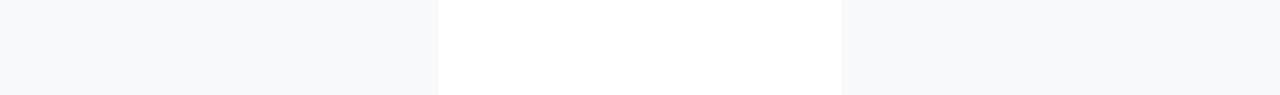
<file: segundaviadeconta.html>
<!DOCTYPE html>
<html lang="pt-BR">
<head>
	<meta charset="UTF-8" />
	<meta name="viewport" content="width=device-width, initial-scale=1.0" />
	<title>2ª Via de Conta - Consulta - Caesb</title>
	<link rel="stylesheet" href="style.css" />
</head>
<body>
	<div class="page-shell">
		<div class="device-frame">
			<!-- Top App Bar -->
			<header class="top-app-bar">
				<div class="top-app-bar__container">
					<div class="top-app-bar__logo"></div>
					<h1 class="top-app-bar__title">Caesb</h1>
				</div>
				<div class="top-app-bar__icon"></div>
			</header>

			<!-- Main Content -->
			<main class="screen-content">
				<!-- Breadcrumb Navigation -->
				<nav class="breadcrumb">
					<a href="#" class="breadcrumb__link">início</a>
					<span class="breadcrumb__separator"></span>
					<a href="#" class="breadcrumb__link">Serviços</a>
					<span class="breadcrumb__separator"></span>
					<span class="breadcrumb__current">2ª Via da conta</span>
				</nav>

				<!-- Section -->
				<section class="main-section">
					<div class="main-section__heading">
						<h2 class="main-section__title">Emitir Segunda Via</h2>
					</div>
					<div class="main-section__description">
						<p>Acesse sua conta de água de forma rápida e segura. Preencha as informações abaixo para localizar o seu imóvel.</p>
					</div>

					<!-- Form Container -->
					<div class="form-container">
						<!-- Form Section -->
						<div class="form-section">
							<form class="form" action="./detalhes.html" method="get">
								<!-- Field 1: Inscrição do imóvel -->
								<div class="form-field">
									<label class="form-field__label">Inscrição do imóvel</label>
									<div class="form-field__input-wrapper">
										<input type="text" class="form-field__input" placeholder="000.000.000.000-0" />
										<span class="form-field__icon"></span>
									</div>
								</div>

								<!-- Field 2: CPF ou CNPJ -->
								<div class="form-field">
									<label class="form-field__label">CPF ou CNPJ</label>
									<div class="form-field__input-wrapper">
										<input type="text" class="form-field__input" placeholder="000.000.000-00" />
										<span class="form-field__icon"></span>
									</div>
								</div>

								<!-- Field 3: CEP -->
								<div class="form-field">
									<label class="form-field__label">CEP</label>
									<div class="form-field__input-wrapper">
										<input type="text" class="form-field__input" placeholder="00000-000" />
										<span class="form-field__icon"></span>
									</div>
								</div>

								<!-- Field 4: Número do imóvel -->
								<div class="form-field">
									<label class="form-field__label">Número do imóvel</label>
									<div class="form-field__input-wrapper">
										<input type="text" class="form-field__input" placeholder="Ex: 123" />
										<span class="form-field__icon"></span>
									</div>
								</div>

								<!-- Note -->
								<div class="form-note">
									<span class="form-note__icon"></span>
									<span class="form-note__text">Importante: Confirme os dados antes de continuar.</span>
								</div>

								<!-- Submit Button -->
								<button type="submit" class="form-button">Consultar conta</button>
							</form>
						</div>

						<!-- Side Content -->
						<aside class="side-content">
							<!-- Illustration Box -->
							<div class="illustration-box">
								<div class="illustration-box__image"></div>
								<div class="illustration-box__overlay">
									<div class="illustration-box__content">
										<h3 class="illustration-box__title">Tecnologia a serviço da água</h3>
										<p class="illustration-box__description">Sua conta digital ajuda a preservar o meio ambiente.</p>
									</div>
								</div>
							</div>

							<!-- FAQ Box -->
							<div class="faq-box">
								<h3 class="faq-box__title">Dúvidas Frequentes</h3>
								<ul class="faq-list">
									<li class="faq-item">
										<span class="faq-item__icon"></span>
										<span class="faq-item__text">Onde encontro meu número de inscrição?</span>
									</li>
									<li class="faq-item">
										<span class="faq-item__icon"></span>
										<span class="faq-item__text">Não possuo o CPF do titular, e agora?</span>
									</li>
								</ul>
							</div>
						</aside>
					</div>
				</section>
			</main>

			<!-- Bottom Navigation Bar -->
			<nav class="bottom-nav-bar">
				<div class="bottom-nav-bar__container">
					<!-- Link: Início -->
					<a href="#" class="bottom-nav-link">
						<div class="bottom-nav-link__icon"></div>
						<span class="bottom-nav-link__text">Início</span>
					</a>

					<!-- Link: Consumo -->
					<a href="#" class="bottom-nav-link">
						<div class="bottom-nav-link__icon"></div>
						<span class="bottom-nav-link__text">Consumo</span>
					</a>

					<!-- Link: Contas (ACTIVE) -->
					<a href="#" class="bottom-nav-link bottom-nav-link--active">
						<div class="bottom-nav-link__icon"></div>
						<span class="bottom-nav-link__text">Contas</span>
					</a>

					<!-- Link: Serviços -->
					<a href="#" class="bottom-nav-link">
						<div class="bottom-nav-link__icon"></div>
						<span class="bottom-nav-link__text">Serviços</span>
					</a>
				</div>
			</nav>
		</div>
	</div>
</body>
</html>
</file>
<file: style.css>
* {
	box-sizing: border-box;
}

html,
body {
	min-height: 100%;
}

body {
	margin: 0;
	background: #ffffff;
	color: #1f2937;
	font-family: Inter, ui-sans-serif, system-ui, -apple-system, BlinkMacSystemFont, "Segoe UI", sans-serif;
}

a {
	color: inherit;
	text-decoration: none;
}

img {
	display: block;
	max-width: 100%;
}

.page-shell {
	min-height: 100vh;
	display: flex;
	justify-content: center;
	align-items: flex-start;
	padding: 0 16px;
}

.device-frame {
	position: relative;
	width: 402px;
	min-height: 1695px;
	padding-bottom: 96px;
	background: #ffffff;
}

.top-app-bar {
	height: 56px;
	padding: 0 16px;
	display: flex;
	align-items: center;
	justify-content: space-between;
	border-bottom: 1px solid #e5e7eb;
	background: #ffffff;
}

.top-app-bar__title {
	font-size: 20px;
	line-height: 1.4;
	font-weight: 700;
	color: #005a9c;
}

.top-app-bar__icon {
	width: 32px;
	height: 36px;
	flex: 0 0 auto;
}

.screen-content {
	display: flex;
	flex-direction: column;
	gap: 32px;
	padding: 32px 16px 64px;
}

.welcome-section {
	display: flex;
	flex-direction: column;
	gap: 4px;
}

.eyebrow,
.welcome-title,
.section-title,
.card p {
	margin: 0;
}

.eyebrow {
	font-size: 14px;
	line-height: 1.43;
	font-weight: 500;
	letter-spacing: 0.01em;
	color: #9ca3af;
}

.welcome-title {
	font-size: 28px;
	line-height: 1.29;
	font-weight: 600;
	color: #005a9c;
}

.bento-layout {
	display: flex;
	flex-direction: column;
	gap: 14px;
}

.service-grid--two-up {
	display: grid;
	grid-template-columns: repeat(2, 183px);
	gap: 16px 4px;
}

.card {
	position: relative;
	overflow: hidden;
	border: 1px solid #e5e7eb;
	border-radius: 12px;
	background: #ffffff;
	box-shadow: 0 1px 2px rgba(0, 0, 0, 0.05);
}

.card--balance {
	height: 232px;
	padding: 24px;
	display: flex;
	flex-direction: column;
	justify-content: space-between;
	background: #005a9c;
	border-color: transparent;
	box-shadow: 0 1px 2px rgba(0, 0, 0, 0.05);
}

.card__decorative--balance {
	position: absolute;
	right: -4px;
	bottom: 22px;
	opacity: 0.1;
}

.balance-content {
	display: flex;
	flex-direction: column;
	gap: 8px;
	z-index: 1;
}

.balance-copy {
	display: flex;
	flex-direction: column;
	gap: 8px;
}

.label {
	font-size: 12px;
	line-height: 1.33;
	font-weight: 600;
	letter-spacing: 0.05em;
	text-transform: uppercase;
}

.label--white,
.balance-value,
.balance-pill,
.balance-pill span,
.primary-button {
	color: #ffffff;
}

.balance-value {
	margin: 0;
	font-size: 48px;
	line-height: 1.17;
	font-weight: 700;
	letter-spacing: -0.02em;
}

.balance-pill {
	width: fit-content;
	display: inline-flex;
	align-items: center;
	gap: 8px;
	padding: 4px 12px;
	border-radius: 9999px;
	background: rgba(255, 255, 255, 0.1);
	backdrop-filter: blur(12px);
	font-size: 12px;
	line-height: 1.33;
	font-weight: 600;
}

.balance-pill img {
	width: 20px;
	height: 12px;
}

.balance-actions {
	padding-top: 24px;
	z-index: 1;
}

.primary-button {
	display: inline-flex;
	align-items: center;
	justify-content: center;
	padding: 8px 16px;
	border-radius: 8px;
	background: #ffffff;
	color: #005a9c;
	font-size: 14px;
	line-height: 1.43;
	font-weight: 500;
	letter-spacing: 0.01em;
}

.quick-card {
	width: 183px;
	height: 110px;
	padding: 16px;
	display: flex;
	flex-direction: column;
	align-items: center;
	justify-content: center;
	gap: 8px;
	text-align: center;
}

.quick-card__icon {
	width: 48px;
	height: 48px;
	border-radius: 9999px;
	display: grid;
	place-items: center;
}

.quick-card__icon img {
	width: 32px;
	height: 36px;
}

.quick-card__icon--soft-blue {
	background: rgba(0, 119, 200, 0.1);
}

.quick-card__icon--soft-red {
	background: rgba(254, 226, 226, 0.4);
}

.quick-card__icon--soft-gray {
	background: #f3f4f6;
}

.quick-card__title {
	font-size: 16px;
	line-height: 1.5;
	font-weight: 400;
	color: #1f2937;
}

.leak-card,
.third-party-card {
	min-height: 100px;
	padding: 24px;
	display: flex;
	align-items: center;
	justify-content: space-between;
	gap: 16px;
}

.leak-card__content,
.third-party-card__content {
	display: flex;
	flex-direction: column;
	gap: 4px;
}

.leak-card__title,
.third-party-card__title {
	font-size: 14px;
	line-height: 1.43;
	font-weight: 600;
	letter-spacing: 0.01em;
	color: #1f2937;
}

.leak-card__subtitle,
.third-party-card__subtitle,
.map-card__details {
	font-size: 10px;
	line-height: 1.5;
	font-weight: 400;
	color: #9ca3af;
}

.map-card {
	display: flex;
	flex-direction: column;
	gap: 16px;
	padding: 24px;
	min-height: 274px;
}

.map-card__header {
	display: flex;
	align-items: center;
	justify-content: space-between;
	gap: 16px;
}

.section-title {
	font-size: 20px;
	line-height: 1.4;
	font-weight: 600;
}

.section-title--dark {
	color: #005a9c;
}

.section-link {
	display: inline-flex;
	align-items: center;
	gap: 4px;
	color: #0077c8;
	font-size: 14px;
	line-height: 1.43;
	font-weight: 500;
	letter-spacing: 0.01em;
	white-space: nowrap;
}

.section-link img {
	width: 16px;
	height: 16px;
}

.map-card__map {
	position: relative;
	width: 100%;
	height: 128px;
	border-radius: 8px;
	overflow: hidden;
	background: #ffffff;
}

.map-card__map-image {
	width: 100%;
	height: 100%;
	object-fit: cover;
}

.map-card__map::after {
	content: "";
	position: absolute;
	inset: 0;
	background: rgba(0, 90, 156, 0.05);
	pointer-events: none;
}

.map-card__pin {
	position: absolute;
	left: 50%;
	top: 36px;
	width: 31px;
	height: 36px;
	transform: translateX(-50%);
	z-index: 1;
}

.map-card__footer {
	display: flex;
	flex-direction: column;
	gap: 4px;
}

.map-card__place {
	font-size: 14px;
	line-height: 1.43;
	font-weight: 600;
	letter-spacing: 0.01em;
	color: #1f2937;
}

.secondary-services {
	display: flex;
	flex-direction: column;
	gap: 24px;
	padding-top: 16px;
}

.service-strip {
	display: flex;
	gap: 16px;
	overflow-x: auto;
	padding-bottom: 2px;
	scroll-snap-type: x proximity;
}

.service-strip::-webkit-scrollbar {
	height: 0;
}

.service-tile {
	flex: 0 0 160px;
	min-height: 110px;
	padding: 16px;
	display: flex;
	flex-direction: column;
	align-items: flex-start;
	justify-content: space-between;
	gap: 12px;
	border: 1px solid #e5e7eb;
	border-radius: 12px;
	background: #ffffff;
}

.service-tile__icon {
	width: 32px;
	height: 36px;
}

.service-tile__title {
	font-size: 14px;
	line-height: 1.43;
	font-weight: 600;
	color: #1f2937;
	white-space: pre-line;
}

.bottom-nav {
	position: absolute;
	left: 50%;
	bottom: 0;
	width: 390px;
	transform: translateX(-50%);
	display: flex;
	align-items: center;
	justify-content: flex-start;
	gap: 16.7px;
	padding: 0 16.36px 0 16.42px;
	border-top: 1px solid #e5e7eb;
	background: #ffffff;
}

.bottom-nav__item {
	display: flex;
	flex-direction: column;
	align-items: center;
	justify-content: center;
	gap: 4px;
	padding: 4px 16px;
	min-width: 68px;
}

.bottom-nav__button {
	display: flex;
	align-items: center;
	justify-content: center;
	width: 100%;
	border-radius: 12px;
	background: #005a9c;
}

.bottom-nav__button--plain {
	background: transparent;
}

.bottom-nav__icon {
	display: block;
}

.bottom-nav__item--active .bottom-nav__button {
	padding: 4px 16px;
}

.bottom-nav__item--active .bottom-nav__label {
	color: #ffffff;
}

.bottom-nav__label {
	font-size: 12px;
	line-height: 1.33;
	font-weight: 600;
	text-align: center;
}

.bottom-nav__label--muted {
	color: #9ca3af;
}

/* Top App Bar Container */
.top-app-bar__container {
	display: flex;
	align-items: center;
	gap: 16px;
	height: 40px;
}

.top-app-bar__logo {
	width: 32px;
	height: 32px;
	border-radius: 50%;
	background: #005a9c;
	flex: 0 0 auto;
}

/* Hero Search Section */
.hero-search-section {
	display: flex;
	flex-direction: column;
	align-items: stretch;
	gap: 24px;
}

.hero-search-section__heading {
	display: flex;
	flex-direction: column;
	align-items: stretch;
}

.hero-search-section__search {
	display: flex;
	flex-direction: column;
	align-items: stretch;
}

/* Search Input */
.search-input {
	position: relative;
	display: flex;
	flex-direction: row;
	align-items: center;
	justify-content: center;
	padding: 17px 16px 17px 48px;
	border: 1px solid #e2e2e5;
	border-radius: 8px;
	background: #ffffff;
}

.search-input__container {
	display: flex;
	flex-direction: column;
	align-items: stretch;
	flex: 1;
}

.search-input__text {
	font-size: 16px;
	line-height: 1.21;
	font-weight: 400;
	color: #9ca3af;
}

.search-input__icon {
	position: absolute;
	left: 16px;
	top: 50%;
	transform: translateY(-50%);
	width: 24px;
	height: 24px;
	background: #e5e7eb;
	border-radius: 4px;
	flex: 0 0 auto;
}

/* Bento Grid Services */
.bento-grid-services {
	display: flex;
	flex-direction: column;
	gap: 14px;
}

/* Service Card Grid Layout */
.service-card {
	position: relative;
	overflow: hidden;
	border: 1px solid #e5e7eb;
	border-radius: 12px;
	background: #ffffff;
	box-shadow: 0 1px 2px rgba(0, 0, 0, 0.05);
	padding: 32px;
	display: flex;
	flex-direction: column;
	justify-content: space-between;
	min-height: auto;
}

.service-card--two-up {
	width: 100%;
}

.service-card__icon-container {
	width: 48px;
	height: 72px;
	margin-bottom: 24px;
	background: #f3f4f6;
	border-radius: 8px;
	flex: 0 0 auto;
}

.service-card__content {
	display: flex;
	flex-direction: column;
	gap: 0;
}

.service-card__title {
	margin: 0 0 8px 0;
	font-size: 20px;
	line-height: 1.4;
	font-weight: 600;
	color: #1f2937;
}

.service-card__description {
	margin: 0 0 24px 0;
	font-size: 16px;
	line-height: 1.5;
	font-weight: 400;
	color: #9ca3af;
}

.service-card__action {
	display: flex;
	flex-direction: row;
	align-items: center;
	gap: 8px;
}

.service-card__link {
	font-size: 16px;
	line-height: 1.5;
	font-weight: 400;
	color: #0077c8;
	text-decoration: none;
}

.service-card__arrow {
	width: 20px;
	height: 20px;
	background: #e5e7eb;
	border-radius: 4px;
	display: inline-flex;
	align-items: center;
	justify-content: center;
}

/* Featured Card - 2ª Via de Conta */
.featured-card {
	position: relative;
	overflow: hidden;
	border: 1px solid #e5e7eb;
	border-radius: 12px;
	background: #ffffff;
	padding: 32px;
	display: flex;
	flex-direction: column;
	justify-content: space-between;
	min-height: 200px;
}

.featured-card__overlay {
	position: absolute;
	right: 189px;
	top: 0;
	width: 220px;
	height: 160px;
	background: rgba(0, 90, 156, 0.1);
	border-radius: 8px;
	opacity: 0.05;
	pointer-events: none;
}

.featured-card__content {
	position: relative;
	z-index: 1;
	display: flex;
	flex-direction: column;
	gap: 8px;
}

.featured-card__title {
	margin: 0;
	font-size: 20px;
	line-height: 1.4;
	font-weight: 600;
	color: #1f2937;
	padding: 16px 0 0 0;
}

.featured-card__description {
	margin: 0;
	font-size: 16px;
	line-height: 1.5;
	font-weight: 400;
	color: #9ca3af;
	padding: 0 0 24px 0;
}

.featured-card__actions {
	display: flex;
	flex-direction: row;
	gap: 16px;
	padding: 32px 0 0 0;
	z-index: 1;
}

.featured-card__button {
	display: flex;
	flex-direction: column;
	justify-content: center;
	align-items: center;
	padding: 9px 37px;
	border: none;
	border-radius: 8px;
	font-size: 16px;
	line-height: 1.5;
	font-weight: 400;
	text-align: center;
	cursor: pointer;
	transition: all 0.2s ease;
	white-space: pre-wrap;
	flex: 1;
}

.featured-card__button--primary {
	background: #005a9c;
	color: #ffffff;
}

.featured-card__button--primary:hover {
	background: #004578;
}

.featured-card__button--secondary {
	background: transparent;
	color: #0077c8;
	border: 1px solid #0077c8;
}

.featured-card__button--secondary:hover {
	background: rgba(0, 119, 200, 0.05);
}

/* Informational Banner */
.informational-banner {
	position: relative;
	overflow: hidden;
	border-radius: 12px;
	background: #005a9c;
	padding: 32px;
	display: flex;
	flex-direction: column;
	justify-content: space-between;
	align-items: center;
	gap: 0;
	min-height: auto;
}

.informational-banner__content {
	display: flex;
	flex-direction: column;
	gap: 8px;
	z-index: 1;
}

.informational-banner__title {
	margin: 0;
	font-size: 16px;
	line-height: 1.5;
	font-weight: 400;
	color: #ffffff;
}

.informational-banner__description {
	margin: 0 0 16px 0;
	font-size: 16px;
	line-height: 1.5;
	font-weight: 400;
	color: rgba(255, 255, 255, 0.8);
}

.informational-banner__button {
	display: flex;
	flex-direction: row;
	justify-content: center;
	align-items: center;
	padding: 8px 24px;
	border: none;
	border-radius: 8px;
	background: #ffffff;
	color: #005a9c;
	font-size: 16px;
	line-height: 1.5;
	font-weight: 400;
	text-align: center;
	cursor: pointer;
	transition: all 0.2s ease;
	width: fit-content;
}

.informational-banner__button:hover {
	background: #f3f4f6;
}

.informational-banner__decorative {
	position: absolute;
	left: 0;
	top: 0;
	width: 100%;
	height: 100%;
	border: 1px solid rgba(255, 255, 255, 0.2);
	border-radius: 8px;
	pointer-events: none;
	z-index: 0;
}

/* Bottom Navigation Bar */
.bottom-nav-bar {
	position: fixed;
	bottom: 0;
	left: 50%;
	transform: translateX(-50%);
	width: 402px;
	height: 96px;
	display: flex;
	align-items: flex-end;
	justify-content: stretch;
	border-top: 1px solid #e5e7eb;
	background: #ffffff;
	z-index: 10;
}

.bottom-nav-bar__container {
	display: flex;
	flex-direction: row;
	align-items: center;
	align-self: stretch;
	gap: 16.7px;
	padding: 0 16.36px 0 16.42px;
	width: 100%;
	height: 100%;
}

.bottom-nav-link {
	display: flex;
	flex-direction: column;
	justify-content: center;
	align-items: center;
	padding: 4px 16px;
	gap: 4px;
	flex: 0 0 auto;
	text-decoration: none;
	color: #9ca3af;
	transition: all 0.2s ease;
}

.bottom-nav-link__icon {
	width: 24px;
	height: 24px;
	background: #e5e7eb;
	border-radius: 4px;
}

.bottom-nav-link__text {
	font-size: 12px;
	line-height: 1.33;
	font-weight: 600;
	text-align: center;
	color: #9ca3af;
}

.bottom-nav-link--active {
	padding: 8px 16px;
	background: #005a9c;
	border-radius: 12px;
	color: #ffffff;
}

.bottom-nav-link--active .bottom-nav-link__icon {
	background: transparent;
	width: 24px;
	height: 24px;
}

.bottom-nav-link--active .bottom-nav-link__text {
	color: #ffffff;
}

/* Breadcrumb Navigation */
.breadcrumb {
	display: flex;
	flex-direction: row;
	align-items: center;
	align-self: stretch;
	gap: 8px;
	width: 100%;
}

.breadcrumb__link {
	font-size: 14px;
	line-height: 1.43;
	font-weight: 500;
	letter-spacing: 0.01em;
	color: #9ca3af;
	text-decoration: none;
	cursor: pointer;
}

.breadcrumb__separator {
	display: inline-block;
	width: 4.93px;
	height: 8px;
	background: transparent;
}

.breadcrumb__separator::after {
	content: "/";
	color: #9ca3af;
}

.breadcrumb__current {
	font-size: 14px;
	line-height: 1.43;
	font-weight: 700;
	letter-spacing: 0.01em;
	color: #0077c8;
}

/* Main Section */
.main-section {
	display: flex;
	flex-direction: column;
	align-items: stretch;
	align-self: stretch;
	gap: 16px;
	width: 100%;
}

.main-section__heading {
	display: flex;
	flex-direction: column;
	align-items: stretch;
	align-self: stretch;
	width: 100%;
}

.main-section__title {
	margin: 0;
	font-size: 28px;
	line-height: 1.29;
	font-weight: 600;
	color: #005a9c;
}

.main-section__description {
	margin: 0;
	font-size: 16px;
	line-height: 1.5;
	font-weight: 400;
	color: #9ca3af;
}

/* Form Container */
.form-container {
	display: flex;
	flex-direction: column;
	align-items: stretch;
	align-self: stretch;
	gap: 0;
	padding: 16px 0 0;
	width: 100%;
}

/* Form Section */
.form-section {
	border: 1px solid #e5e7eb;
	border-radius: 12px;
	background: #ffffff;
	box-shadow: 0 1px 2px rgba(0, 0, 0, 0.05);
	padding: 24px 24px 40px;
	display: flex;
	flex-direction: column;
	align-items: stretch;
	width: 100%;
}

/* Form */
.form {
	display: flex;
	flex-direction: column;
	align-items: stretch;
	gap: 0;
	width: 100%;
}

/* Form Field */
.form-field {
	display: flex;
	flex-direction: column;
	align-items: stretch;
	gap: 8px;
	margin-bottom: 16px;
	width: 100%;
}

.form-field:last-of-type {
	margin-bottom: 0;
}

.form-field__label {
	font-size: 14px;
	line-height: 1.43;
	font-weight: 500;
	letter-spacing: 0.01em;
	color: #1f2937;
}

.form-field__input-wrapper {
	position: relative;
	display: flex;
	flex-direction: row;
	align-items: center;
	justify-content: center;
	width: 100%;
}

.form-field__input {
	width: 100%;
	padding: 14px 16px 14px 40px;
	border: 1px solid #e5e7eb;
	border-radius: 8px;
	background: #ffffff;
	font-size: 16px;
	line-height: 1.21;
	font-weight: 400;
	color: #6b7280;
	transition: border-color 0.2s ease;
}

.form-field__input::placeholder {
	color: #6b7280;
}

.form-field__input:focus {
	outline: none;
	border-color: #005a9c;
}

.form-field__icon {
	position: absolute;
	left: 12px;
	top: 50%;
	transform: translateY(-50%);
	width: 24px;
	height: 24px;
	background: #e5e7eb;
	border-radius: 4px;
	flex: 0 0 auto;
}

/* Form Note */
.form-note {
	display: flex;
	flex-direction: row;
	gap: 12px;
	padding: 16px;
	border: 1px solid #0077c8;
	border-radius: 8px;
	background: rgba(77, 163, 217, 0.1);
	margin: 32px 0 0;
	width: 100%;
}

.form-note__icon {
	display: flex;
	align-items: center;
	justify-content: center;
	width: 20px;
	height: 20px;
	background: #0077c8;
	border-radius: 50%;
	flex: 0 0 auto;
	color: #ffffff;
	font-size: 12px;
	font-weight: 700;
}

.form-note__text {
	font-size: 14px;
	line-height: 1.43;
	font-weight: 700;
	letter-spacing: 0.01em;
	color: #005a9c;
}

/* Form Button */
.form-button {
	display: flex;
	flex-direction: row;
	justify-content: center;
	align-items: center;
	padding: 16px 48px;
	border: none;
	border-radius: 8px;
	background: #005a9c;
	color: #ffffff;
	font-size: 20px;
	line-height: 1.4;
	font-weight: 600;
	text-align: center;
	cursor: pointer;
	transition: background 0.2s ease;
	box-shadow: 0 2px 4px -2px rgba(0, 0, 0, 0.1), 0 4px 6px -1px rgba(0, 0, 0, 0.1);
	margin: 32px 0 0;
	width: 100%;
}

.form-button:hover {
	background: #004578;
}

/* Side Content */
.side-content {
	display: flex;
	flex-direction: column;
	align-items: stretch;
	gap: 24px;
	margin-top: 24px;
	width: 100%;
}

/* Illustration Box */
.illustration-box {
	position: relative;
	overflow: hidden;
	border-radius: 12px;
	background: #ffffff;
	box-shadow: 0 4px 6px -4px rgba(0, 0, 0, 0.1), 0 10px 15px -3px rgba(0, 0, 0, 0.1);
	display: flex;
	flex-direction: column;
	justify-content: center;
	align-items: stretch;
	width: 100%;
	min-height: auto;
}

.illustration-box__image {
	width: 100%;
	height: 268.5px;
	background: linear-gradient(135deg, #005a9c 0%, #0077c8 100%);
	position: relative;
	display: flex;
	align-items: center;
	justify-content: center;
}

.illustration-box__overlay {
	position: absolute;
	inset: 0;
	background: rgba(0, 90, 156, 0.1);
	display: flex;
	flex-direction: column;
	justify-content: center;
	align-items: center;
	padding: 32px;
	z-index: 1;
}

.illustration-box__content {
	display: flex;
	flex-direction: column;
	align-items: stretch;
	gap: 8px;
	text-align: center;
}

.illustration-box__title {
	margin: 0;
	font-size: 20px;
	line-height: 1.4;
	font-weight: 600;
	color: #ffffff;
}

.illustration-box__description {
	margin: 0;
	font-size: 14px;
	line-height: 1.43;
	font-weight: 400;
	color: rgba(255, 255, 255, 0.9);
	opacity: 0.9;
}

/* FAQ Box */
.faq-box {
	border: 1px solid #e5e7eb;
	border-radius: 12px;
	background: #ffffff;
	padding: 24px;
	display: flex;
	flex-direction: column;
	align-items: stretch;
	gap: 16px;
	width: 100%;
}

.faq-box__title {
	margin: 0;
	font-size: 20px;
	line-height: 1.4;
	font-weight: 600;
	color: #005a9c;
}

/* FAQ List */
.faq-list {
	display: flex;
	flex-direction: column;
	align-items: stretch;
	gap: 16px;
	margin: 0;
	padding: 0;
	list-style: none;
}

/* FAQ Item */
.faq-item {
	display: flex;
	flex-direction: row;
	align-items: flex-start;
	gap: 12px;
}

.faq-item__icon {
	display: flex;
	align-items: center;
	justify-content: center;
	width: 20px;
	height: 20px;
	background: #e5e7eb;
	border-radius: 4px;
	flex: 0 0 20px;
	margin-top: 2px;
}

.faq-item__text {
	font-size: 14px;
	line-height: 1.43;
	font-weight: 500;
	letter-spacing: 0.01em;
	color: #9ca3af;
}

@media (max-width: 430px) {
	.page-shell {
		justify-content: flex-start;
		padding: 0;
	}

	.device-frame {
		width: 402px;
		max-width: 402px;
	}
}

/* Details page */
.details-page .page-shell {
	align-items: center;
	padding: 16px 0;
}

.details-page .device-frame {
	height: auto;
	min-height: 100vh;
	padding-bottom: 96px;
	overflow: visible;
}

.details-page .top-app-bar__container {
	display: flex;
	align-items: center;
	gap: 16px;
}

.details-page .top-app-bar__logo-image {
	width: 32px;
	height: 32px;
	flex: 0 0 auto;
}

.details-page .top-app-bar__action-image {
	width: 32px;
	height: 36px;
	flex: 0 0 auto;
}

.details-page .screen-content {
	gap: 32px;
}

.details-page .breadcrumb {
	display: flex;
	align-items: center;
	gap: 8px;
}

.details-page .breadcrumb__link,
.details-page .breadcrumb__current {
	font-size: 14px;
	line-height: 1.43;
	letter-spacing: 0.01em;
}

.details-page .breadcrumb__link {
	font-weight: 500;
	color: #9ca3af;
}

.details-page .breadcrumb__separator-image {
	width: 5px;
	height: 8px;
	flex: 0 0 auto;
}

.details-page .breadcrumb__current {
	font-weight: 700;
	color: #0077c8;
}

.details-page .main-section {
	display: flex;
	flex-direction: column;
	gap: 16px;
}

.details-page .main-section__title {
	margin: 0;
	font-size: 28px;
	line-height: 1.2857142857;
	font-weight: 600;
	color: #005a9c;
}

.details-page .main-section__description {
	font-size: 16px;
	line-height: 1.5;
	font-weight: 400;
	color: #9ca3af;
}

.details-page .main-section__description p {
	margin: 0;
}

.details-page .form-container {
	display: flex;
	flex-direction: column;
	gap: 24px;
	padding-top: 16px;
}

.details-page .form-section {
	padding: 24px 24px 40px;
	border: 1px solid #e5e7eb;
	border-radius: 12px;
	background: #ffffff;
	box-shadow: 0 1px 2px rgba(0, 0, 0, 0.05);
}

.details-page .form {
	display: flex;
	flex-direction: column;
	gap: 0;
}

.details-page .form-field {
	display: flex;
	flex-direction: column;
	gap: 8px;
	margin: 0 0 16px;
}

.details-page .form-field__label {
	font-size: 14px;
	line-height: 1.4285714286;
	font-weight: 500;
	letter-spacing: 0.01em;
	color: #1f2937;
}

.details-page .form-field__input-wrapper {
	position: relative;
	display: flex;
	align-items: center;
}

.details-page .form-field__input {
	width: 100%;
	padding: 14px 16px 14px 40px;
	border: 1px solid #e5e7eb;
	border-radius: 8px;
	font-size: 16px;
	line-height: 1.2102272511;
	font-weight: 400;
	color: #6b7280;
	background: #ffffff;
}

.details-page .form-field__input::placeholder {
	color: #6b7280;
}

.details-page .form-field__icon-image {
	position: absolute;
	left: 12px;
	top: 50%;
	transform: translateY(-50%);
	width: auto;
	height: 24px;
	pointer-events: none;
}

.details-page .form-note {
	display: flex;
	align-items: flex-start;
	gap: 12px;
	margin-top: 32px;
	padding: 16px;
	border: 1px solid rgba(0, 119, 200, 0.2);
	border-radius: 8px;
	background: rgba(77, 163, 217, 0.1);
}

.details-page .form-note__icon-image {
	width: 20px;
	height: 20px;
	flex: 0 0 auto;
	margin-top: 2px;
}

.details-page .form-note__text {
	margin: 0;
	font-size: 14px;
	line-height: 1.4285714286;
	font-weight: 700;
	letter-spacing: 0.01em;
	color: #005a9c;
}

.details-page .form-button {
	display: flex;
	align-items: center;
	justify-content: center;
	width: 100%;
	margin-top: 32px;
	padding: 16px 48px;
	border: 0;
	border-radius: 8px;
	background: #005a9c;
	box-shadow: 0 2px 4px -2px rgba(0, 0, 0, 0.1), 0 4px 6px -1px rgba(0, 0, 0, 0.1);
	font-size: 20px;
	line-height: 1.4;
	font-weight: 600;
	color: #ffffff;
}

.details-page .side-content {
	display: flex;
	flex-direction: column;
	gap: 24px;
}

.details-page .illustration-box {
	position: relative;
	overflow: hidden;
	border-radius: 12px;
	box-shadow: 0 4px 6px -4px rgba(0, 0, 0, 0.1), 0 10px 15px -3px rgba(0, 0, 0, 0.1);
}

.details-page .illustration-box__image {
	display: block;
	width: 100%;
	height: 268.5px;
	object-fit: cover;
}

.details-page .illustration-box__overlay {
	position: absolute;
	inset: 0;
	display: flex;
	align-items: flex-end;
	padding: 32px;
	background: linear-gradient(180deg, rgba(0, 90, 156, 0) 0%, rgba(0, 90, 156, 0.18) 100%);
}

.details-page .illustration-box__content {
	display: flex;
	flex-direction: column;
	gap: 8px;
}

.details-page .illustration-box__title {
	margin: 0;
	font-size: 20px;
	line-height: 1.4;
	font-weight: 600;
	color: #ffffff;
}

.details-page .illustration-box__description {
	margin: 0;
	font-size: 16px;
	line-height: 1.5;
	font-weight: 400;
	color: #ffffff;
	opacity: 0.9;
}

.details-page .faq-box {
	padding: 24px;
	border: 1px solid #e5e7eb;
	border-radius: 12px;
	background: #ffffff;
	box-shadow: 0 1px 2px rgba(0, 0, 0, 0.05);
}

.details-page .faq-box__title {
	margin: 0 0 16px;
	font-size: 20px;
	line-height: 1.4;
	font-weight: 600;
	color: #005a9c;
}

.details-page .faq-list {
	display: flex;
	flex-direction: column;
	gap: 16px;
	margin: 0;
	padding: 0;
	list-style: none;
}

.details-page .faq-item {
	display: flex;
	align-items: flex-start;
	gap: 12px;
}

.details-page .faq-item__icon-image {
	width: 20px;
	height: 20px;
	flex: 0 0 auto;
	margin-top: 2px;
}

.details-page .faq-item__text {
	font-size: 14px;
	line-height: 1.4285714286;
	font-weight: 500;
	letter-spacing: 0.01em;
	color: #9ca3af;
}

.details-page .bottom-nav-bar {
	position: absolute;
	left: 0;
	right: 0;
	bottom: 0;
	height: 96px;
	border-top: 1px solid #e5e7eb;
	background: #ffffff;
}

.details-page .bottom-nav-bar__container {
	display: flex;
	align-items: center;
	justify-content: space-between;
	gap: 28.7px;
	padding: 1px 22.42px 0 22.36px;
	height: 80px;
}

.details-page .bottom-nav-link {
	display: flex;
	flex-direction: column;
	align-items: center;
	justify-content: center;
	padding: 8px;
	gap: 4px;
	border-radius: 12px;
}

.details-page .bottom-nav-link__icon-image {
	width: auto;
	height: 24px;
}

.details-page .bottom-nav-link__text {
	font-size: 12px;
	line-height: 1.3333333333;
	font-weight: 600;
	color: #9ca3af;
}

.details-page .bottom-nav-link--active {
	padding: 4px 16px;
	background: rgba(77, 163, 217, 0.2);
	border-radius: 9999px;
}

.details-page .bottom-nav-link--active .bottom-nav-link__text {
	color: #005a9c;
}

/* Configurações Gerais e Resets */
* {
    margin: 0;
    padding: 0;
    box-sizing: border-box;
    font-family: 'Segoe UI', Tahoma, Geneva, Verdana, sans-serif;
}

body {
    background-color: #f8fafc;
    display: flex;
    justify-content: center;
    color: #334155;
}

/* Container que simula a tela do celular */
.app-container {
    width: 100%;
    max-width: 412px;
    background-color: #ffffff;
    min-height: 100vh;
    display: flex;
    flex-direction: column;
    box-shadow: 0 4px 6px -1px rgba(0, 0, 0, 0.1);
    position: relative;
    padding-bottom: 70px; /* Espaço para a barra inferior */
}

/* Header */
.app-header {
    display: flex;
    justify-content: space-between;
    align-items: center;
    padding: 16px;
    border-bottom: 1px solid #e2e8f0;
}

.brand-title {
    font-size: 1.1rem;
    color: #0284c7;
    font-weight: 700;
}

.back-btn, .notification-btn {
    background: none;
    border: none;
    font-size: 1.1rem;
    color: #64748b;
    cursor: pointer;
}

/* Conteúdo */
.app-content {
    padding: 16px;
    display: flex;
    flex-direction: column;
    gap: 16px;
}

.section-title h2 {
    font-size: 1.4rem;
    color: #1e293b;
    margin-bottom: 4px;
}

.section-title p {
    font-size: 0.85rem;
    color: #94a3b8;
}

/* Estilo Base dos Cards */
.card {
    border-radius: 12px;
    padding: 16px;
}

/* Card de Alerta */
.alert-card {
    background-color: #fee2e2;
    color: #991b1b;
}

.alert-icon-wrapper {
    background-color: #ef4444;
    color: white;
    width: 32px;
    height: 32px;
    border-radius: 50%;
    display: flex;
    align-items: center;
    justify-content: center;
    margin-bottom: 12px;
}

.alert-card h3 {
    font-size: 1.1rem;
    margin-bottom: 8px;
}

.alert-card p {
    font-size: 0.85rem;
    line-height: 1.4;
    margin-bottom: 16px;
}

/* Botões */
.btn {
    width: 100%;
    padding: 12px;
    border-radius: 8px;
    border: none;
    font-weight: 600;
    font-size: 0.9rem;
    cursor: pointer;
    transition: background 0.2s;
}

.btn-danger {
    background-color: #b91c1c;
    color: white;
}

.btn-light {
    background-color: white;
    color: #0369a1;
}

.btn-primary {
    background-color: #0369a1;
    color: white;
}

.btn-outline {
    background-color: transparent;
    border: 1px solid #0369a1;
    color: #0369a1;
    margin-top: 8px;
}

/* Card de Gráfico */
.chart-card {
    border: 1px solid #e2e8f0;
}

.chart-card h3 {
    font-size: 1rem;
    color: #1e293b;
    margin-bottom: 8px;
}

.chart-legend {
    display: flex;
    gap: 12px;
    font-size: 0.75rem;
    margin-bottom: 16px;
}

.legend-item {
    display: flex;
    align-items: center;
    gap: 4px;
}

.dot {
    width: 8px;
    height: 8px;
    border-radius: 50%;
}

.dot-regular { background-color: #3b82f6; }
.dot-alert { background-color: #ef4444; }

.chart-placeholder {
    height: 100px;
    border-bottom: 1px solid #e2e8f0;
    position: relative;
    margin-bottom: 16px;
}

.chart-months {
    position: absolute;
    bottom: -22px;
    width: 100%;
    display: flex;
    justify-content: space-between;
    font-size: 0.75rem;
    color: #94a3b8;
}

.active-month {
    color: #ef4444;
    font-weight: bold;
    background-color: #fee2e2;
    padding: 2px 6px;
    border-radius: 4px;
}

.chart-summary {
    display: flex;
    justify-content: space-between;
    margin-top: 24px;
}

.summary-label {
    display: block;
    font-size: 0.75rem;
    color: #94a3b8;
}

.summary-value {
    font-size: 1.1rem;
    font-weight: bold;
    color: #1e293b;
}

.value-alert {
    color: #ef4444;
}

/* Card Azul (Verificar Hidrômetro) */
.blue-card {
    background-color: #0284c7;
    color: white;
}

.blue-card-title {
    display: flex;
    align-items: center;
    gap: 8px;
    margin-bottom: 12px;
}

.blue-card p {
    font-size: 0.85rem;
    line-height: 1.4;
    margin-bottom: 16px;
}

.last-reading {
    display: block;
    text-align: center;
    font-size: 0.7rem;
    margin-top: 8px;
    opacity: 0.8;
}

/* Seção de Dicas */
.section-subtitle {
    font-size: 1.1rem;
    color: #1e293b;
    margin-bottom: 16px;
    display: flex;
    align-items: center;
    gap: 8px;
}

.tip-item {
    display: flex;
    gap: 12px;
    padding: 12px;
    border: 1px solid #f1f5f9;
    border-radius: 8px;
    margin-bottom: 12px;
}

.tip-icon-box {
    background-color: #e0f2fe;
    color: #0384c7;
    width: 40px;
    height: 40px;
    border-radius: 8px;
    display: flex;
    align-items: center;
    justify-content: center;
    flex-shrink: 0;
}

.tip-text h4 {
    font-size: 0.95rem;
    color: #1e293b;
    margin-bottom: 4px;
}

.tip-text p {
    font-size: 0.8rem;
    color: #64748b;
    line-height: 1.4;
}

/* Banner Final Informativo */
.info-banner {
    border: 1px solid #e2e8f0;
    overflow: hidden;
    padding: 0;
}

.banner-image-placeholder {
    height: 150px;
    background: linear-gradient(to bottom, #cbd5e1, #94a3b8);
    display: flex;
    align-items: center;
    justify-content: center;
}

.banner-icon-fallback {
    font-size: 3rem;
    color: #ffffff;
    opacity: 0.7;
}

.banner-content {
    padding: 16px;
}

.banner-content h3 {
    font-size: 1.1rem;
    color: #0369a1;
    margin-bottom: 8px;
}

.banner-content p {
    font-size: 0.85rem;
    line-height: 1.4;
    color: #64748b;
    margin-bottom: 12px;
}

/* Navbar Inferior */
.bottom-nav {
    position: absolute;
    bottom: 0;
    left: 0;
    width: 100%;
    height: 60px;
    background-color: #ffffff;
    border-top: 1px solid #e2e8f0;
    display: flex;
    justify-content: space-around;
    align-items: center;
}

.nav-item {
    display: flex;
    flex-direction: column;
    align-items: center;
    text-decoration: none;
    font-size: 0.7rem;
    color: #94a3b8;
    gap: 4px;
}

.nav-item i {
    font-size: 1.2rem;
}

.nav-item.active {
    color: #0284c7;
    font-weight: bold;
}

/* Configurações Gerais e Reset */
* {
    margin: 0;
    padding: 0;
    box-sizing: border-box;
    font-family: 'Segoe UI', Tahoma, Geneva, Verdana, sans-serif;
}

body {
    background-color: #f8f9fa;
    display: flex;
    justify-content: center;
    align-items: center;
    min-height: 100vh;
}

/* Container de simulação do Smartphone */
.app-container {
    width: 100%;
    max-width: 410px;
    height: 100vh;
    max-height: 850px;
    background-color: #ffffff;
    box-shadow: 0 4px 25px rgba(0, 0, 0, 0.1);
    overflow-y: auto;
    display: flex;
    flex-direction: column;
    position: relative;
}

.app-container::-webkit-scrollbar {
    width: 0px;
}

/* Header fixo */
.app-header {
    display: flex;
    justify-content: space-between;
    align-items: center;
    padding: 16px 20px;
    background-color: #ffffff;
    border-bottom: 1px solid #edf2f7;
    position: sticky;
    top: 0;
    z-index: 10;
}

.app-title {
    color: #005691;
    font-size: 1.15rem;
    font-weight: 700;
}

.btn-back, .btn-notification {
    background: none;
    border: none;
    font-size: 1.15rem;
    color: #005691;
    cursor: pointer;
}

/* Conteúdo */
.app-content {
    padding: 20px;
    padding-bottom: 90px;
    display: flex;
    flex-direction: column;
    gap: 22px;
}

/* Seção de Introdução */
.intro-section h2 {
    color: #1a202c;
    font-size: 1.45rem;
    font-weight: 700;
    margin-bottom: 10px;
}

.intro-section p {
    color: #718096;
    font-size: 0.88rem;
    line-height: 1.5;
}

/* Botão Adicionar Nova Conta */
.btn-add-account {
    background-color: #005691;
    color: #ffffff;
    border: none;
    border-radius: 8px;
    padding: 14px;
    font-weight: 600;
    font-size: 0.92rem;
    display: flex;
    align-items: center;
    justify-content: center;
    gap: 8px;
    cursor: pointer;
    box-shadow: 0 2px 5px rgba(0, 86, 145, 0.2);
}

/* Subtítulos das seções */
.section-subtitle {
    color: #1a202c;
    font-size: 1.1rem;
    font-weight: 700;
    margin-bottom: 14px;
}

/* Cards das Contas Gerenciadas */
.account-card {
    background-color: #ffffff;
    border: 1px solid #edf2f7;
    border-radius: 12px;
    padding: 16px;
    display: flex;
    align-items: center;
    gap: 14px;
    margin-bottom: 12px;
    box-shadow: 0 2px 6px rgba(0, 0, 0, 0.02);
}

.account-icon {
    width: 44px;
    height: 44px;
    border-radius: 50%;
    display: flex;
    align-items: center;
    justify-content: center;
    font-size: 1.15rem;
    flex-shrink: 0;
}

.bg-blue {
    background-color: #e1effe;
    color: #005691;
}

.bg-gray {
    background-color: #f3f4f6;
    color: #6b7280;
}

.account-info {
    flex-grow: 1;
}

.account-info h4 {
    color: #1a202c;
    font-size: 0.98rem;
    font-weight: 600;
    margin-bottom: 2px;
}

.account-details {
    color: #9ca3af;
    font-size: 0.75rem;
    margin-bottom: 6px;
}

.account-status {
    display: flex;
    flex-direction: column;
    font-size: 0.8rem;
    font-weight: 600;
    gap: 2px;
}

.status-meta {
    font-size: 0.65rem;
    color: #9ca3af;
    font-weight: 700;
    letter-spacing: 0.5px;
}

.label-paga span:last-child {
    color: #16a34a;
    display: flex;
    align-items: center;
    gap: 4px;
}

.label-vencida span:last-child {
    color: #dc2626;
    display: flex;
    align-items: center;
    gap: 4px;
}

.account-arrow {
    color: #cbd5e1;
    font-size: 0.9rem;
}

/* Bloco Informativo de Privacidade */
.info-box-privacy {
    background-color: #f8fafc;
    border-radius: 12px;
    padding: 16px;
    display: flex;
    gap: 12px;
    align-items: flex-start;
}

.info-privacy-icon {
    color: #005691;
    font-size: 1.1rem;
    margin-top: 1px;
}

.info-privacy-text p {
    color: #64748b;
    font-size: 0.82rem;
    line-height: 1.45;
}

.info-privacy-text strong {
    color: #005691;
}

/* Card Azul: Controle Total */
.card-blue-control {
    background-color: #005691;
    color: #ffffff;
    border-radius: 12px;
    padding: 20px;
}

.card-blue-control h3 {
    font-size: 1.2rem;
    font-weight: 700;
    margin-bottom: 4px;
}

.card-blue-control p {
    font-size: 0.85rem;
    opacity: 0.9;
    margin-bottom: 16px;
}

.sub-card-metrics {
    background-color: rgba(255, 255, 255, 0.15);
    border-radius: 8px;
    padding: 12px 16px;
    display: flex;
    align-items: center;
    gap: 14px;
}

.metric-icon {
    font-size: 1.3rem;
    opacity: 0.9;
}

.metric-data {
    display: flex;
    flex-direction: column;
}

.metric-label {
    font-size: 0.75rem;
    opacity: 0.8;
}

.metric-value {
    font-size: 1.15rem;
    font-weight: 700;
}

/* Seção Como Funciona */
.how-it-works h3 {
    color: #1a202c;
    font-size: 1.15rem;
    font-weight: 700;
    margin-bottom: 16px;
}

.step-item {
    display: flex;
    align-items: center;
    gap: 14px;
    margin-bottom: 16px;
}

.step-number {
    width: 26px;
    height: 26px;
    background-color: #005691;
    color: #ffffff;
    border-radius: 50%;
    display: flex;
    align-items: center;
    justify-content: center;
    font-size: 0.85rem;
    font-weight: 700;
    flex-shrink: 0;
}

.step-text {
    color: #718096;
    font-size: 0.88rem;
    line-height: 1.4;
}

/* Rodapé / Barra de Navegação Inferior */
.bottom-nav {
    position: absolute;
    bottom: 0;
    left: 0;
    width: 100%;
    height: 65px;
    background-color: #ffffff;
    border-top: 1px solid #edf2f7;
    display: flex;
    justify-content: space-around;
    align-items: center;
    z-index: 10;
    padding-bottom: 4px;
}

.nav-item {
    text-decoration: none;
    color: #a0aec0;
    display: flex;
    flex-direction: column;
    align-items: center;
    justify-content: center;
    font-size: 0.65rem;
    gap: 4px;
    flex: 1;
    height: 100%;
}

.nav-item i {
    font-size: 1.1rem;
}

.nav-item.active {
    color: #005691;
    font-weight: 600;
}

/* Destaque oval da tab ativa */
.active-badge {
    background-color: #e1effe;
    padding: 4px 20px;
    border-radius: 16px;
    display: flex;
    align-items: center;
    justify-content: center;
    margin-bottom: 2px;
}

.nav-item.active i {
    color: #005691;
}

.quick-card--link {
	text-decoration: none;
	color: inherit;
	cursor: pointer;
}

.quick-card--link:hover {
	transform: translateY(-2px);
	box-shadow: 0 4px 10px rgba(0, 0, 0, 0.08);
	transition: all 0.2s ease;
}

.quick-card--link:active {
	transform: scale(0.98);
}

.featured-card__overlay {
	pointer-events: none;
}

.featured-card__actions {
	position: relative;
	z-index: 5;
}

.featured-card__button {
	text-decoration: none;
	position: relative;
	z-index: 6;
}

/* Reset e Base */
* {
    margin: 0;
    padding: 0;
    box-sizing: border-box;
    font-family: 'Segoe UI', Tahoma, Geneva, Verdana, sans-serif;
}

body {
    background-color: #f8f9fa;
    display: flex;
    justify-content: center;
    align-items: center;
    min-height: 100vh;
}

/* Container Smartphone */
.app-container {
    width: 100%;
    max-width: 410px;
    height: 100vh;
    max-height: 850px;
    background-color: #ffffff;
    box-shadow: 0 4px 25px rgba(0, 0, 0, 0.1);
    overflow-y: auto;
    display: flex;
    flex-direction: column;
    position: relative;
}

.app-container::-webkit-scrollbar {
    width: 0px;
}

/* Header */
.app-header {
    display: flex;
    justify-content: space-between;
    align-items: center;
    padding: 16px 20px;
    background-color: #ffffff;
    border-bottom: 1px solid #edf2f7;
    position: sticky;
    top: 0;
    z-index: 10;
}

.app-title {
    color: #005691;
    font-size: 1.15rem;
    font-weight: 700;
}

.btn-back, .btn-notification {
    background: none;
    border: none;
    font-size: 1.15rem;
    color: #005691;
    cursor: pointer;
}

/* Conteúdo Principal */
.app-content {
    padding: 20px;
    padding-bottom: 90px;
    display: flex;
    flex-direction: column;
    gap: 20px;
}

/* Seção de Sucesso Superior */
.success-status-section {
    display: flex;
    flex-direction: column;
    align-items: center;
    text-align: center;
    margin-top: 10px;
    margin-bottom: 5px;
}

.success-icon-circle {
    width: 56px;
    height: 56px;
    background-color: #2e7d32;
    color: #ffffff;
    border-radius: 50%;
    display: flex;
    align-items: center;
    justify-content: center;
    font-size: 1.6rem;
    margin-bottom: 16px;
}

.success-status-section h2 {
    color: #1a202c;
    font-size: 1.4rem;
    font-weight: 700;
    margin-bottom: 8px;
}

.success-status-section p {
    color: #718096;
    font-size: 0.88rem;
}

/* Card Detalhes da Fatura */
.card {
    background: #ffffff;
    border-radius: 12px;
    border: 1px solid #edf2f7;
    box-shadow: 0 2px 8px rgba(0, 0, 0, 0.02);
    overflow: hidden;
}

.invoice-header {
    display: flex;
    justify-content: space-between;
    align-items: center;
    padding: 16px;
    border-bottom: 1px solid #f1f5f9;
}

.invoice-title {
    color: #005691;
    font-weight: 600;
    font-size: 0.98rem;
    display: flex;
    align-items: center;
    gap: 8px;
}

.badge-active {
    background-color: #e1effe;
    color: #005691;
    font-size: 0.72rem;
    font-weight: 600;
    padding: 4px 10px;
    border-radius: 12px;
}

.invoice-body {
    padding: 16px;
    display: flex;
    flex-direction: column;
    gap: 14px;
}

.invoice-field label {
    font-size: 0.7rem;
    color: #a0aec0;
    font-weight: 700;
    letter-spacing: 0.5px;
    display: block;
    margin-bottom: 2px;
}

.field-value {
    font-size: 1.1rem;
    font-weight: 600;
    color: #2d3748;
}

.highlight-price {
    color: #005691;
    font-size: 1.25rem;
    font-weight: 700;
}

.invoice-footer-address {
    background-color: #f8fafc;
    padding: 14px 16px;
    display: flex;
    align-items: flex-start;
    gap: 10px;
    border-top: 1px solid #edf2f7;
}

.invoice-footer-address i {
    color: #005691;
    font-size: 1rem;
    margin-top: 2px;
}

.invoice-footer-address p {
    font-size: 0.82rem;
    color: #64748b;
    line-height: 1.4;
}

/* Alerta Informativo */
.info-alert-box {
    background-color: #eff6ff;
    border-radius: 8px;
    padding: 14px;
    display: flex;
    gap: 10px;
    align-items: flex-start;
}

.info-alert-box i {
    color: #005691;
    font-size: 1rem;
    margin-top: 1px;
}

.info-alert-box p {
    color: #1e40af;
    font-size: 0.82rem;
    line-height: 1.45;
}

/* Grupo de Botões de Ação */
.actions-group {
    display: flex;
    flex-direction: column;
    gap: 12px;
}

.actions-group button {
    width: 100%;
    padding: 14px 16px;
    border-radius: 8px;
    font-weight: 600;
    font-size: 0.9rem;
    display: flex;
    justify-content: space-between;
    align-items: center;
    cursor: pointer;
    transition: all 0.2s;
}

.btn-action-solid {
    background-color: #005691;
    color: #ffffff;
    border: none;
}

.btn-action-solid span {
    display: flex;
    align-items: center;
    gap: 10px;
}

.btn-action-outline {
    background-color: transparent;
    color: #005691;
    border: 1px solid #005691;
}

.btn-action-outline span {
    display: flex;
    align-items: center;
    gap: 10px;
}

.btn-action-disabled {
    background-color: transparent;
    color: #cbd5e1;
    border: 1px solid #e2e8f0;
    cursor: not-allowed !important;
}

.btn-action-disabled span {
    display: flex;
    align-items: center;
    gap: 10px;
}

/* Toast de Sucesso Inferior */
.toast-success {
    background-color: #2e7d32;
    color: #ffffff;
    border-radius: 8px;
    padding: 14px;
    display: flex;
    align-items: center;
    gap: 10px;
    box-shadow: 0 4px 12px rgba(46, 125, 50, 0.2);
}

.toast-success i {
    font-size: 1.15rem;
}

.toast-success p {
    font-size: 0.85rem;
    font-weight: 500;
    line-height: 1.3;
}

/* Barra de Navegação Inferior (Rodapé) */
.bottom-nav {
    position: absolute;
    bottom: 0;
    left: 0;
    width: 100%;
    height: 65px;
    background-color: #ffffff;
    border-top: 1px solid #edf2f7;
    display: flex;
    justify-content: space-around;
    align-items: center;
    z-index: 10;
    padding-bottom: 4px;
}

.nav-item {
    text-decoration: none;
    color: #a0aec0;
    display: flex;
    flex-direction: column;
    align-items: center;
    justify-content: center;
    font-size: 0.65rem;
    gap: 4px;
    flex: 1;
    height: 100%;
}

.nav-item i {
    font-size: 1.1rem;
}

.nav-item.active {
    color: #005691;
    font-weight: 600;
}

.active-badge {
    background-color: #e1effe;
    padding: 4px 20px;
    border-radius: 16px;
    display: flex;
    align-items: center;
    justify-content: center;
    margin-bottom: 2px;
}

.nav-item.active i {
    color: #005691;
}
.invoice-card {
    padding: 0;
}

.btn-back,
.btn-notification {
    text-decoration: none;
    display: flex;
    align-items: center;
    justify-content: center;
}

.actions-group button,
.actions-group a {
    width: 100%;
    padding: 14px 16px;
    border-radius: 8px;
    font-weight: 600;
    font-size: 0.9rem;
    display: flex;
    justify-content: space-between;
    align-items: center;
    cursor: pointer;
    transition: all 0.2s;
    text-decoration: none;
}

.btn-action-solid,
.btn-action-solid:visited {
    background-color: #005691;
    color: #ffffff;
    border: none;
}

.btn-action-outline,
.btn-action-outline:visited {
    background-color: transparent;
    color: #005691;
    border: 1px solid #005691;
}

.btn-action-solid span,
.btn-action-outline span {
    display: flex;
    align-items: center;
    gap: 10px;
}
</file>
